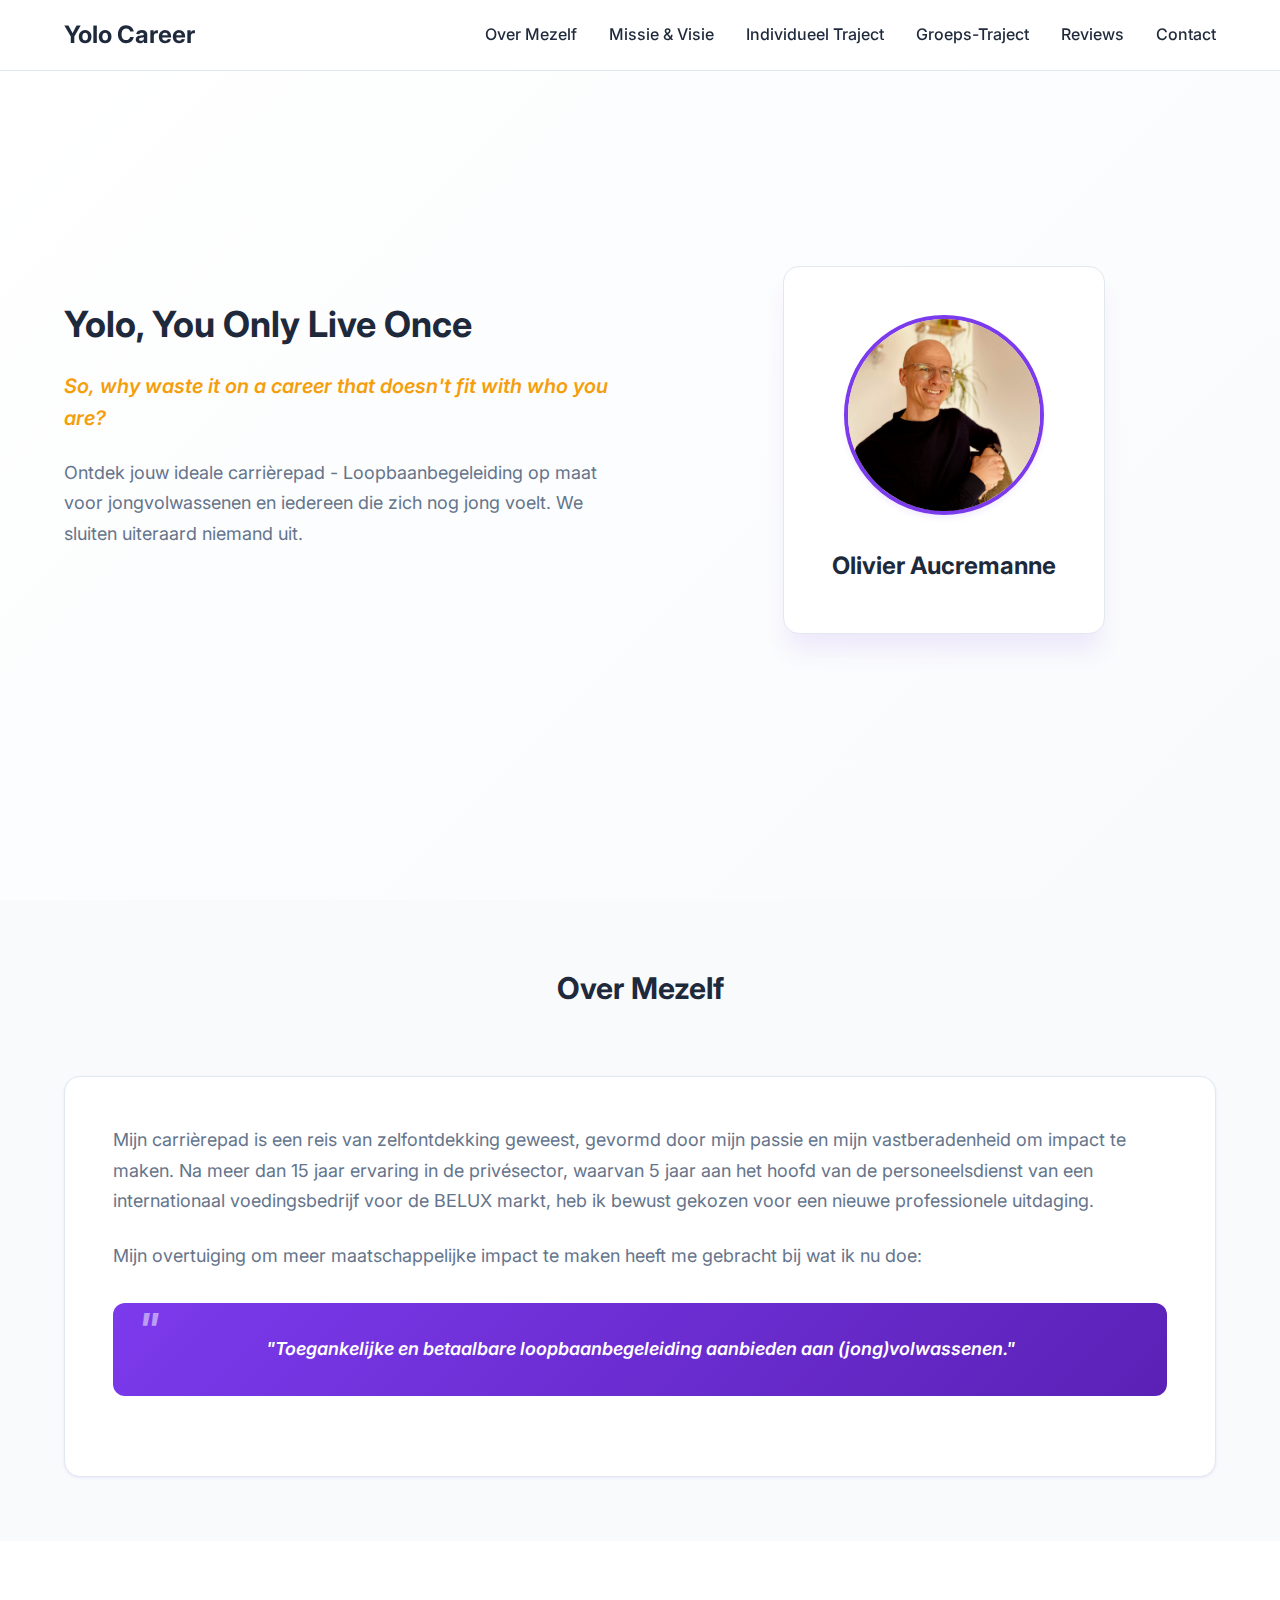
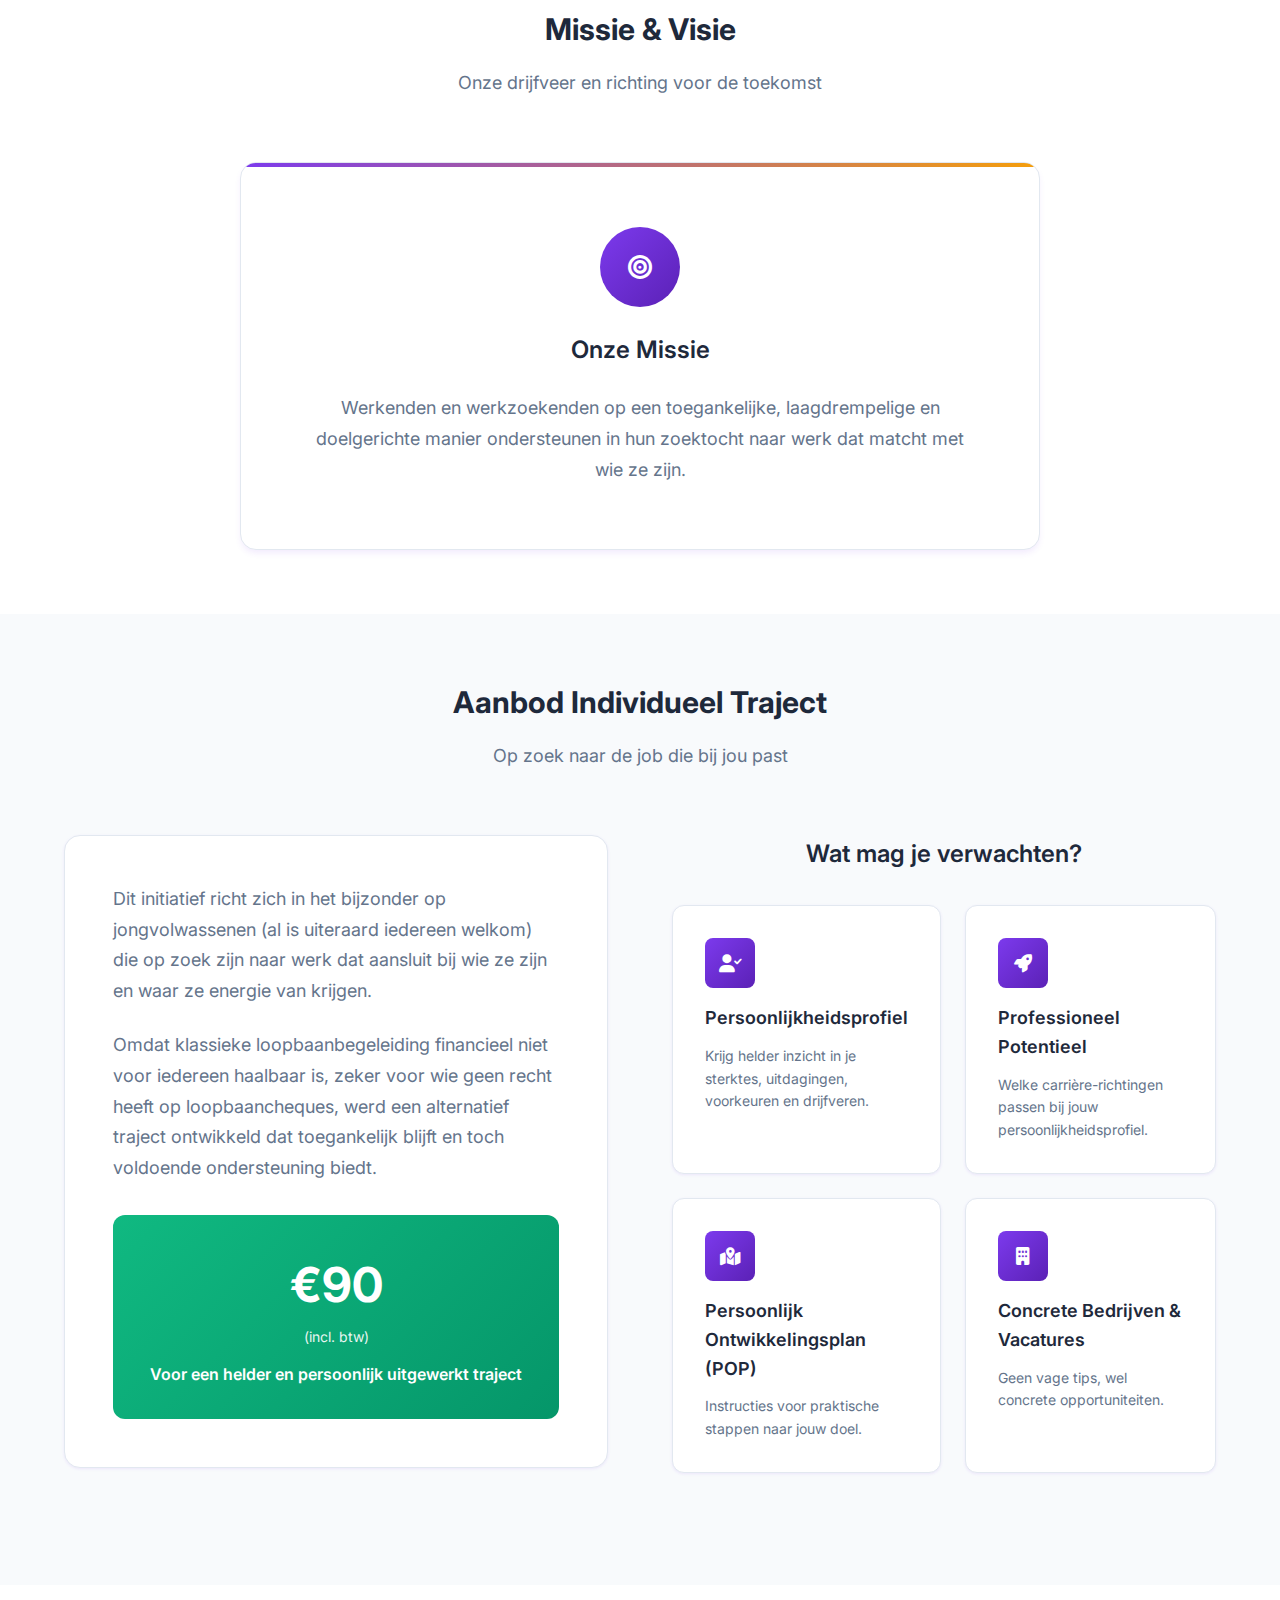
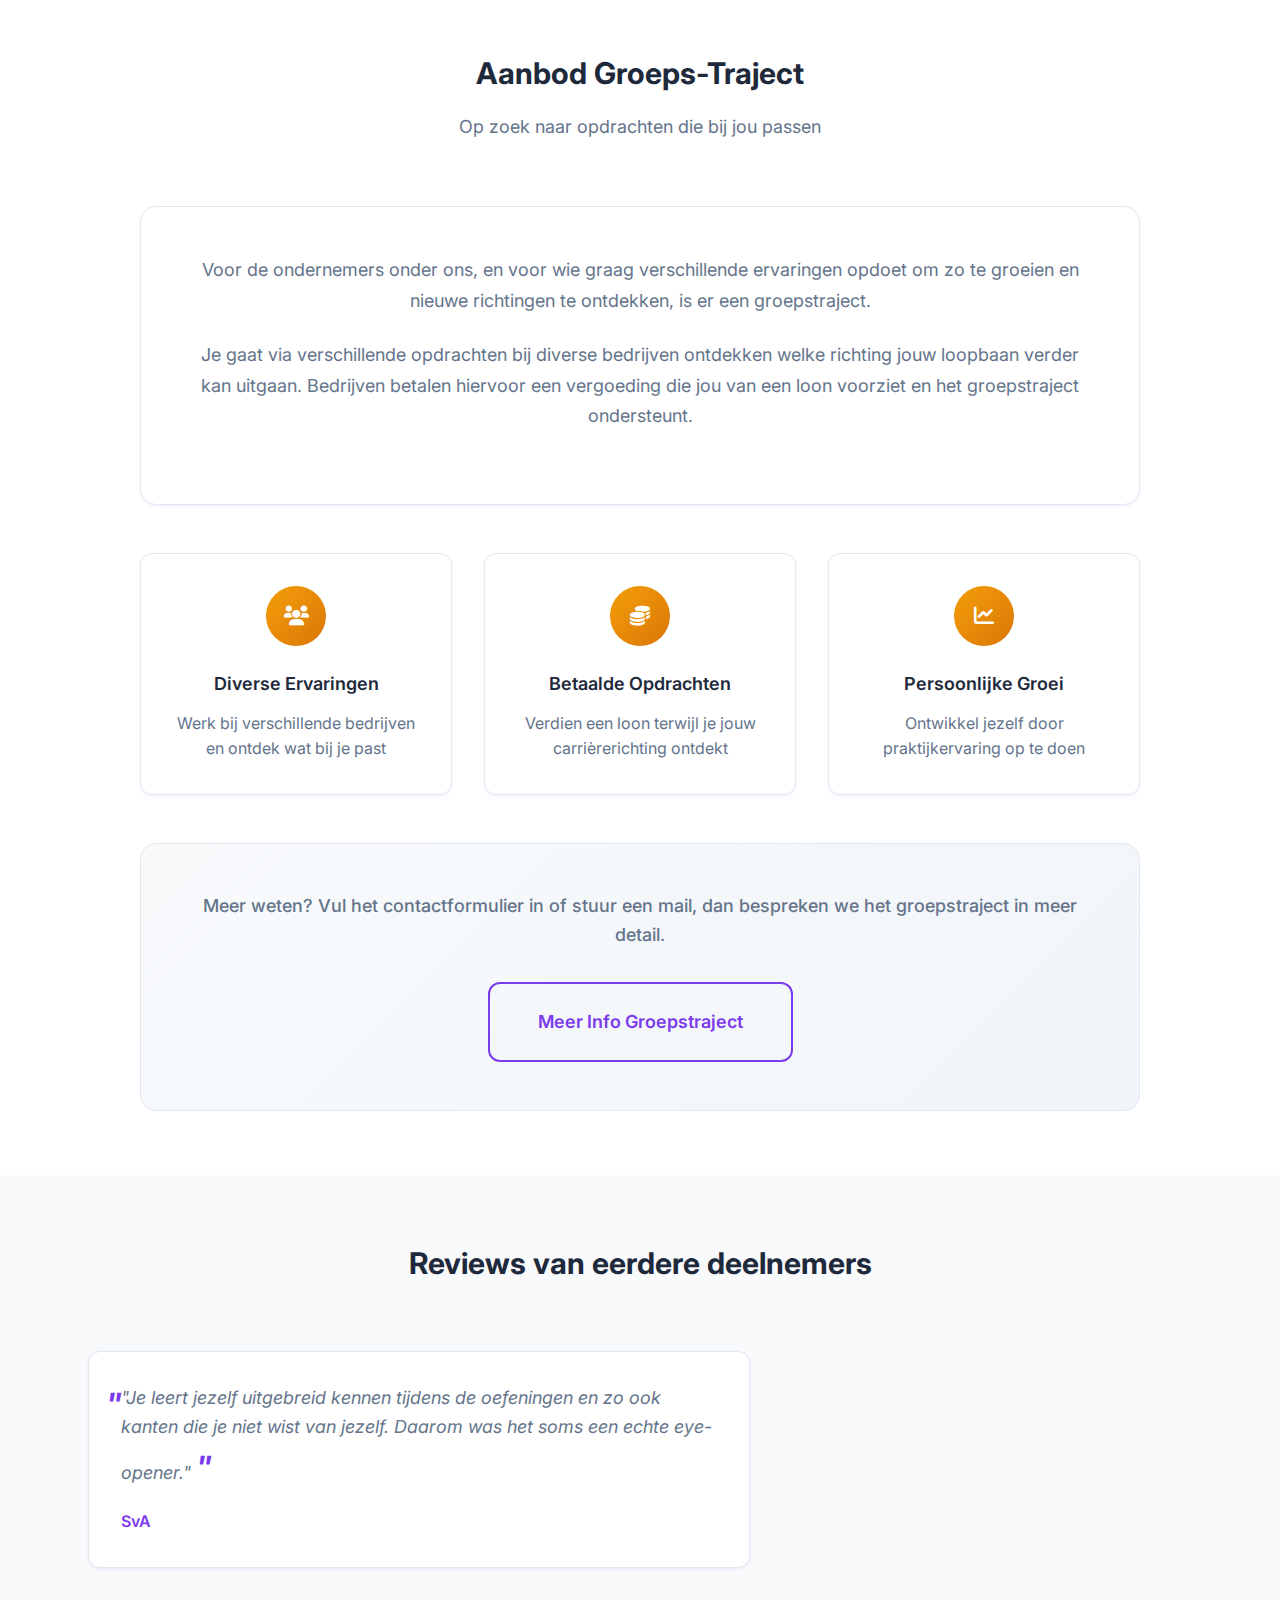
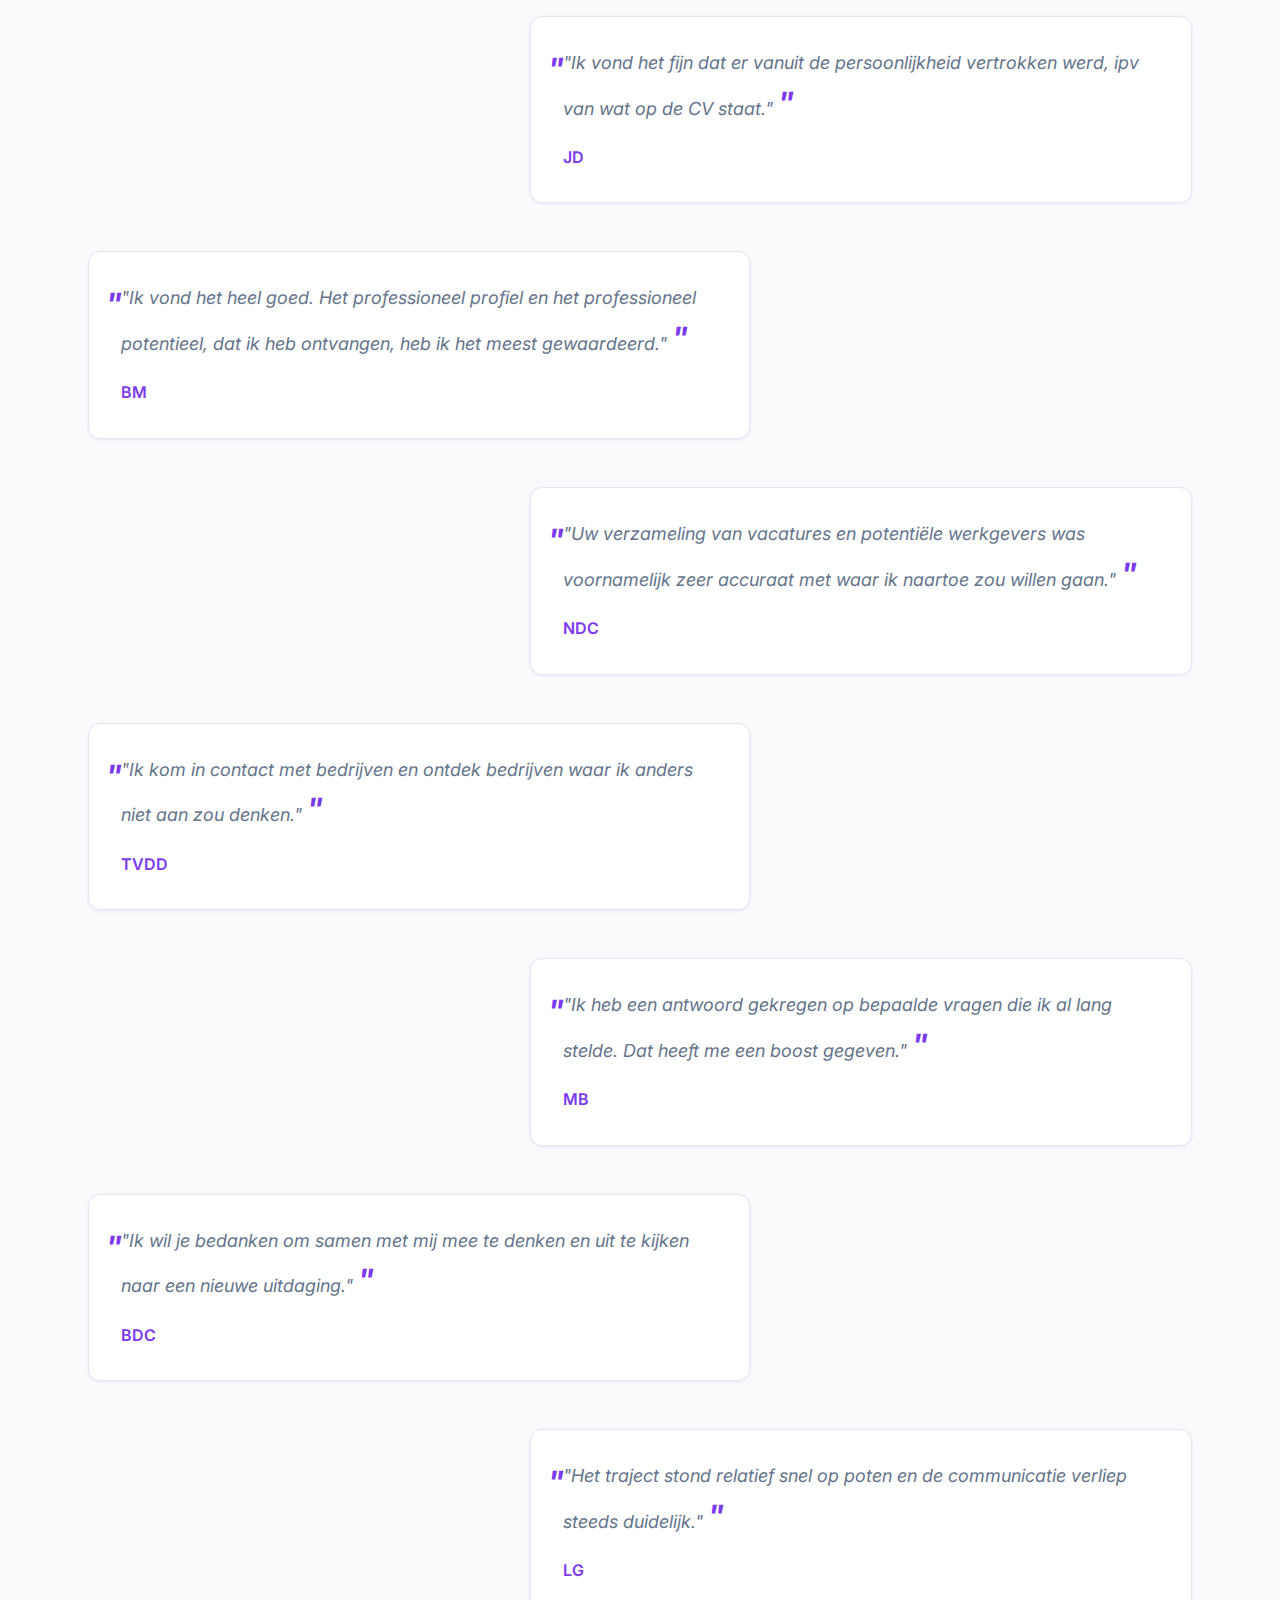
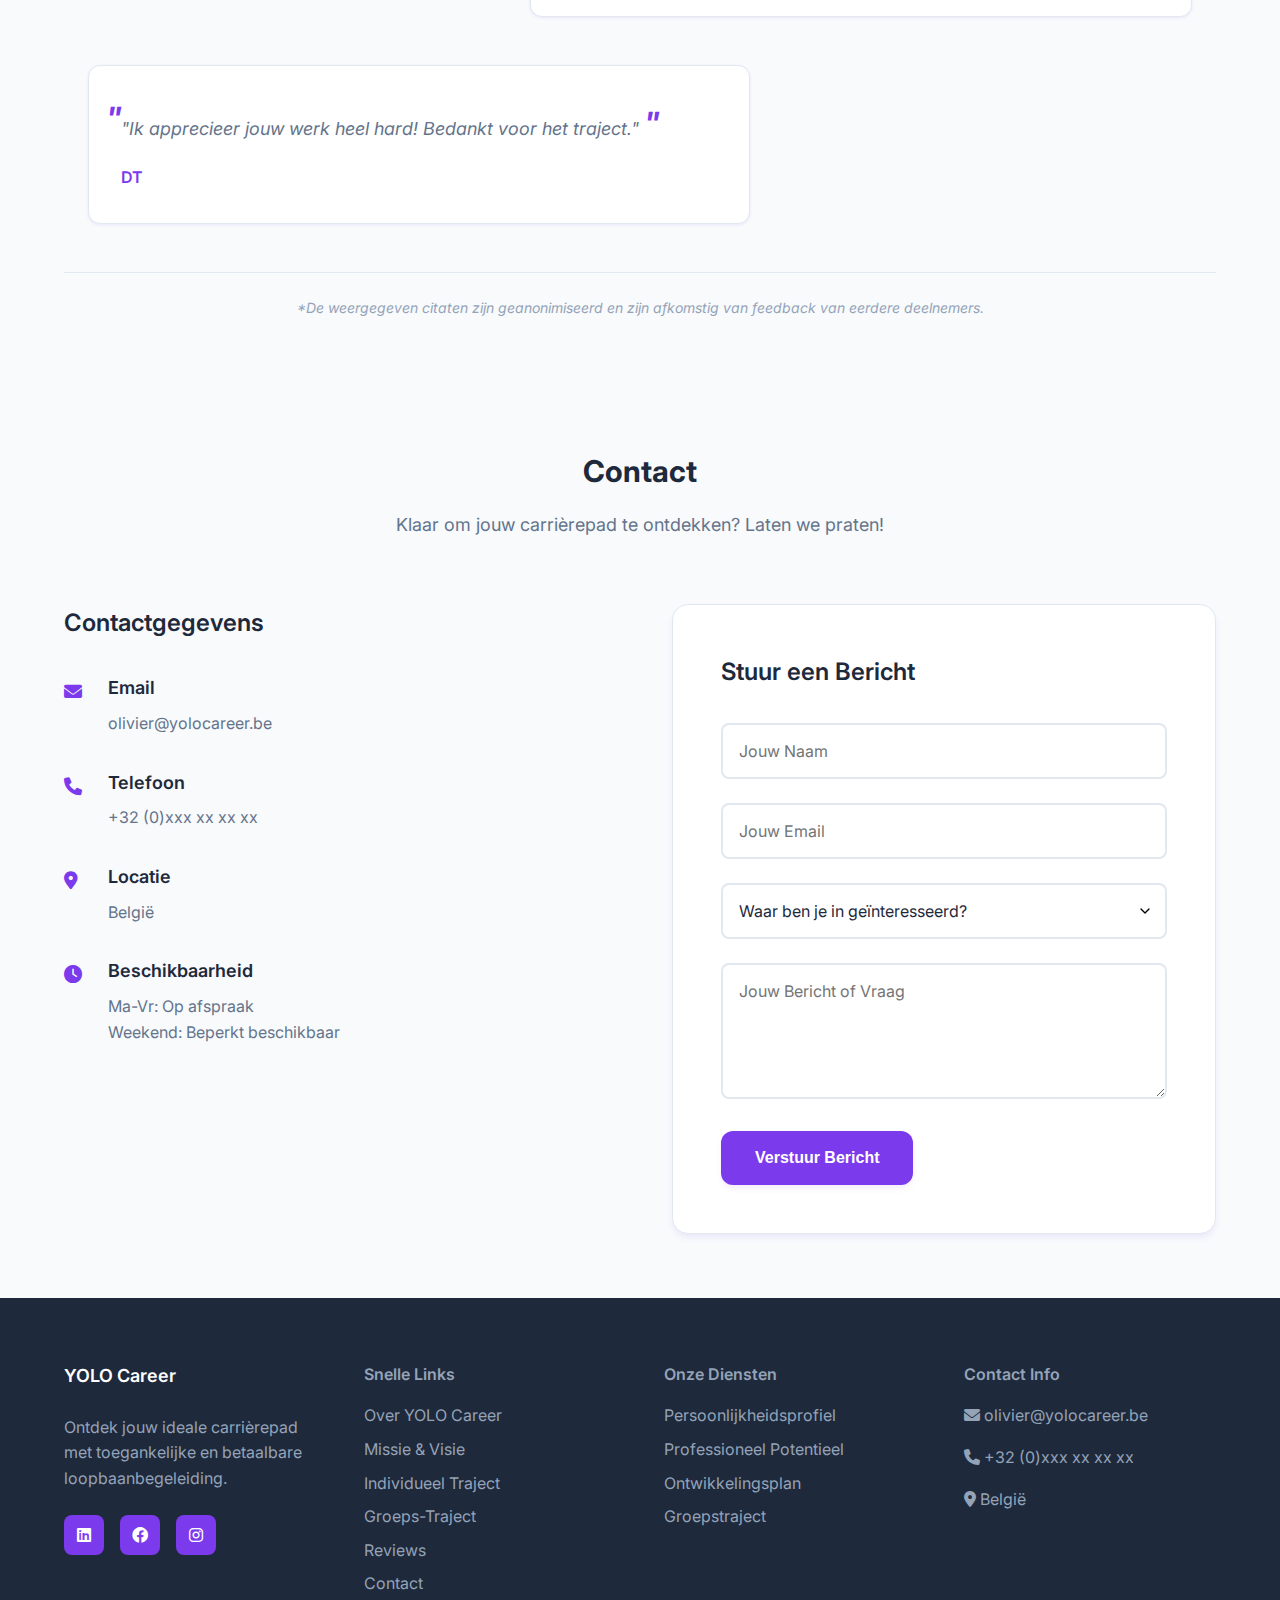
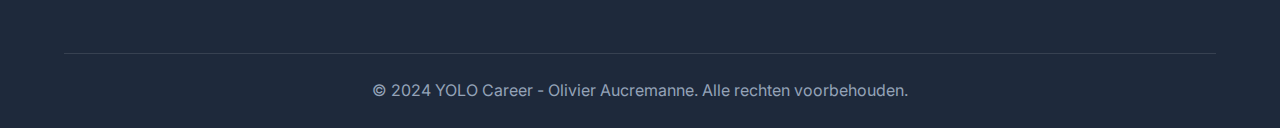
<file: index.html>
<!DOCTYPE html>

<html lang="nl">
<head>
<meta charset="utf-8"/>
<meta content="width=device-width, initial-scale=1.0" name="viewport"/>
<title>YOLO Career - Loopbaanbegeleiding op Maat</title>
<meta content="Ontdek jouw ideale carrièrepad met YOLO Career. Toegankelijke loopbaanbegeleiding voor jongvolwassenen en iedereen die zich nog jong voelt." name="description"/>
<link href="css/style.css" rel="stylesheet"/>
<link href="https://fonts.googleapis.com/css2?family=Inter:wght@300;400;500;600;700&amp;display=swap" rel="stylesheet"/>
<link href="https://cdnjs.cloudflare.com/ajax/libs/font-awesome/6.0.0/css/all.min.css" rel="stylesheet"/>
</head>
<body>
<!-- Navigation -->
<nav class="navbar">
<div class="nav-container">
<div class="nav-logo">
<h2>Yolo Career</h2>
</div>
<ul class="nav-menu">
<li class="nav-item">
<a class="nav-link" href="#over-yolo">Over Mezelf</a>
</li>
<li class="nav-item">
<a class="nav-link" href="#missie-visie">Missie &amp; Visie</a>
</li>
<li class="nav-item">
<a class="nav-link" href="#individueel">Individueel Traject</a>
</li>
<li class="nav-item">
<a class="nav-link" href="#groep">Groeps-Traject</a>
</li>
<li class="nav-item">
<a class="nav-link" href="#reviews">Reviews</a>
</li>
<li class="nav-item">
<a class="nav-link" href="#contact">Contact</a>
</li>
</ul>
<div class="nav-toggle" id="mobile-menu">
<span class="bar"></span>
<span class="bar"></span>
<span class="bar"></span>
</div>
</div>
</nav>
<!-- Hero Section -->
<section class="hero" id="home">
<div class="hero-container">
<div class="hero-content">
<h1 class="hero-title">Yolo, You Only Live Once</h1>
<p class="hero-slogan">
                    So, why waste it on a career that doesn't fit with who you are?
                </p>
<p class="hero-description">
                    Ontdek jouw ideale carrièrepad - Loopbaanbegeleiding op maat voor jongvolwassenen 
                    en iedereen die zich nog jong voelt. We sluiten uiteraard niemand uit.
                </p>
<!-- Hero buttons verwijderd volgens instructie 1 -->
</div>
<div class="hero-visual">
<div class="hero-profile">
<div class="hero-profile-image">
<img alt="Olivier Aucremanne" class="profile-photo" src="images/olivier-profile.jpg?expires=1774793214&amp;signature=03eb10aceb5506695f55ee8d9eb6e1aa808cbcf2d81c62a9358c8aed192abf77"/>
</div>
<h3 class="hero-profile-name">Olivier Aucremanne</h3>
</div>
</div>
</div>
</section>
<!-- Over YOLO Career Section -->
<section class="about-yolo" id="over-yolo">
<div class="container">
<div class="section-header">
<h2>Over Mezelf</h2>
</div>
<div class="about-story-full">
<div class="story-section">
<p>
                            Mijn carrièrepad is een reis van zelfontdekking geweest, gevormd door mijn passie 
                            en mijn vastberadenheid om impact te maken. Na meer dan 15 jaar ervaring in de 
                            privésector, waarvan 5 jaar aan het hoofd van de personeelsdienst van een 
                            internationaal voedingsbedrijf voor de BELUX markt, heb ik bewust gekozen voor 
                            een nieuwe professionele uitdaging.
                        </p>
<p>
                            Mijn overtuiging om meer maatschappelijke impact te maken heeft me gebracht bij 
                            wat ik nu doe:
                        </p>
<blockquote class="mission-quote">
                            "Toegankelijke en betaalbare loopbaanbegeleiding aanbieden aan (jong)volwassenen."
                        </blockquote>
</div>
</div>
</div>
</section>
<!-- Missie & Visie Section -->
<section class="mission-vision" id="missie-visie">
<div class="container">
<div class="section-header">
<h2>Missie &amp; Visie</h2>
<p>Onze drijfveer en richting voor de toekomst</p>
</div>
<div class="mission-content">
<div class="mission-card">
<div class="mission-icon">
<i class="fas fa-bullseye"></i>
</div>
<h3>Onze Missie</h3>
<p>
                        Werkenden en werkzoekenden op een toegankelijke, laagdrempelige en doelgerichte 
                        manier ondersteunen in hun zoektocht naar werk dat matcht met wie ze zijn.
                    </p>
</div>
</div>
</div>
</section>
<!-- Individueel Traject Section -->
<section class="individual-track" id="individueel">
<div class="container">
<div class="section-header">
<h2>Aanbod Individueel Traject</h2>
<p>Op zoek naar de job die bij jou past</p>
</div>
<div class="track-content">
<div class="track-intro">
<p class="track-description">
                        Dit initiatief richt zich in het bijzonder op jongvolwassenen (al is uiteraard 
                        iedereen welkom) die op zoek zijn naar werk dat aansluit bij wie ze zijn en waar 
                        ze energie van krijgen.
                    </p>
<p class="track-description">
                        Omdat klassieke loopbaanbegeleiding financieel niet voor iedereen haalbaar is, 
                        zeker voor wie geen recht heeft op loopbaancheques, werd een alternatief traject 
                        ontwikkeld dat toegankelijk blijft en toch voldoende ondersteuning biedt.
                    </p>
<div class="price-highlight">
<span class="price">€90</span>
<span class="price-note">(incl. btw)</span>
<p>Voor een helder en persoonlijk uitgewerkt traject</p>
</div>
</div>
<div class="track-features">
<h3>Wat mag je verwachten?</h3>
<div class="features-grid">
<div class="feature-item">
<div class="feature-icon">
<i class="fas fa-user-check"></i>
</div>
<h4>Persoonlijkheidsprofiel</h4>
<p>Krijg helder inzicht in je sterktes, uitdagingen, voorkeuren en drijfveren.</p>
</div>
<div class="feature-item">
<div class="feature-icon">
<i class="fas fa-rocket"></i>
</div>
<h4>Professioneel Potentieel</h4>
<p>Welke carrière-richtingen passen bij jouw persoonlijkheidsprofiel.</p>
</div>
<div class="feature-item">
<div class="feature-icon">
<i class="fas fa-map-marked-alt"></i>
</div>
<h4>Persoonlijk Ontwikkelingsplan (POP)</h4>
<p>Instructies voor praktische stappen naar jouw doel.</p>
</div>
<div class="feature-item">
<div class="feature-icon">
<i class="fas fa-building"></i>
</div>
<h4>Concrete Bedrijven &amp; Vacatures</h4>
<p>Geen vage tips, wel concrete opportuniteiten.</p>
</div>
</div>
<!-- Track CTA verwijderd volgens instructie 4 -->
</div>
</div>
</div>
</section>
<!-- Groeps-Traject Section -->
<section class="group-track" id="groep">
<div class="container">
<div class="section-header">
<h2>Aanbod Groeps-Traject</h2>
<p>Op zoek naar opdrachten die bij jou passen</p>
</div>
<div class="group-content">
<div class="group-intro">
<p class="group-description">
                        Voor de ondernemers onder ons, en voor wie graag verschillende ervaringen opdoet 
                        om zo te groeien en nieuwe richtingen te ontdekken, is er een groepstraject.
                    </p>
<p class="group-description">
                        Je gaat via verschillende opdrachten bij diverse bedrijven ontdekken welke richting 
                        jouw loopbaan verder kan uitgaan. Bedrijven betalen hiervoor een vergoeding die jou 
                        van een loon voorziet en het groepstraject ondersteunt.
                    </p>
</div>
<div class="group-benefits">
<div class="benefit-item">
<div class="benefit-icon">
<i class="fas fa-users"></i>
</div>
<h4>Diverse Ervaringen</h4>
<p>Werk bij verschillende bedrijven en ontdek wat bij je past</p>
</div>
<div class="benefit-item">
<div class="benefit-icon">
<i class="fas fa-coins"></i>
</div>
<h4>Betaalde Opdrachten</h4>
<p>Verdien een loon terwijl je jouw carrièrerichting ontdekt</p>
</div>
<div class="benefit-item">
<div class="benefit-icon">
<i class="fas fa-chart-line"></i>
</div>
<h4>Persoonlijke Groei</h4>
<p>Ontwikkel jezelf door praktijkervaring op te doen</p>
</div>
</div>
<div class="group-cta">
<p class="cta-text">Meer weten? Vul het contactformulier in of stuur een mail, dan bespreken we het groepstraject in meer detail.</p>
<a class="btn btn-secondary btn-large" href="#contact">Meer Info Groepstraject</a>
</div>
</div>
</div>
</section>
<!-- Reviews Section -->
<section class="reviews" id="reviews">
<div class="container">
<div class="section-header">
<h2>Reviews van eerdere deelnemers</h2>
</div>
<div class="reviews-container">
<div class="review-item review-left">
<blockquote class="review-quote">
"Je leert jezelf uitgebreid kennen tijdens de oefeningen en zo ook kanten die je niet wist van jezelf. Daarom was het soms een echte eye-opener."
</blockquote>
<cite class="review-author">SvA</cite>
</div>
<div class="review-item review-right">
<blockquote class="review-quote">
"Ik vond het fijn dat er vanuit de persoonlijkheid vertrokken werd, ipv van wat op de CV staat."
</blockquote>
<cite class="review-author">JD</cite>
</div>
<div class="review-item review-left">
<blockquote class="review-quote">
"Ik vond het heel goed. Het professioneel profiel en het professioneel potentieel, dat ik heb ontvangen, heb ik het meest gewaardeerd."
</blockquote>
<cite class="review-author">BM</cite>
</div>
<div class="review-item review-right">
<blockquote class="review-quote">
"Uw verzameling van vacatures en potentiële werkgevers was voornamelijk zeer accuraat met waar ik naartoe zou willen gaan."
</blockquote>
<cite class="review-author">NDC</cite>
</div>
<div class="review-item review-left">
<blockquote class="review-quote">
"Ik kom in contact met bedrijven en ontdek bedrijven waar ik anders niet aan zou denken."
</blockquote>
<cite class="review-author">TVDD</cite>
</div>
<div class="review-item review-right">
<blockquote class="review-quote">
"Ik heb een antwoord gekregen op bepaalde vragen die ik al lang stelde. Dat heeft me een boost gegeven."
</blockquote>
<cite class="review-author">MB</cite>
</div>
<div class="review-item review-left">
<blockquote class="review-quote">
"Ik wil je bedanken om samen met mij mee te denken en uit te kijken naar een nieuwe uitdaging."
</blockquote>
<cite class="review-author">BDC</cite>
</div>
<div class="review-item review-right">
<blockquote class="review-quote">
"Het traject stond relatief snel op poten en de communicatie verliep steeds duidelijk."
</blockquote>
<cite class="review-author">LG</cite>
</div>
<div class="review-item review-left">
<blockquote class="review-quote">
"Ik apprecieer jouw werk heel hard! Bedankt voor het traject."
</blockquote>
<cite class="review-author">DT</cite>
</div>
</div>
<div class="reviews-disclaimer">
<p><em>*De weergegeven citaten zijn geanonimiseerd en zijn afkomstig van feedback van eerdere deelnemers.</em></p>
</div>
</div>
</section>
<!-- Contact Section -->
<section class="contact" id="contact">
<div class="container">
<div class="section-header">
<h2>Contact</h2>
<p>Klaar om jouw carrièrepad te ontdekken? Laten we praten!</p>
</div>
<div class="contact-content">
<div class="contact-info">
<h3>Contactgegevens</h3>
<div class="contact-item">
<i class="fas fa-envelope"></i>
<div>
<h4>Email</h4>
<p>olivier@yolocareer.be</p>
</div>
</div>
<div class="contact-item">
<i class="fas fa-phone"></i>
<div>
<h4>Telefoon</h4>
<p>+32 (0)xxx xx xx xx</p>
</div>
</div>
<div class="contact-item">
<i class="fas fa-map-marker-alt"></i>
<div>
<h4>Locatie</h4>
<p>België</p>
</div>
</div>
<div class="contact-item">
<i class="fas fa-clock"></i>
<div>
<h4>Beschikbaarheid</h4>
<p>Ma-Vr: Op afspraak<br/>Weekend: Beperkt beschikbaar</p>
</div>
</div>
</div>
<div class="contact-form">
<h3>Stuur een Bericht</h3>
<form id="contactForm">
<div class="form-group">
<input id="name" name="name" placeholder="Jouw Naam" required="" type="text"/>
</div>
<div class="form-group">
<input id="email" name="email" placeholder="Jouw Email" required="" type="email"/>
</div>
<div class="form-group">
<select id="interest" name="interest" required="">
<option value="">Waar ben je in geïnteresseerd?</option>
<option value="individueel">Individueel Traject (€90)</option>
<option value="groep">Groeps-Traject</option>
<option value="info">Algemene Informatie</option>
<option value="anders">Iets Anders</option>
</select>
</div>
<div class="form-group">
<textarea id="message" name="message" placeholder="Jouw Bericht of Vraag" required="" rows="5"></textarea>
</div>
<button class="btn btn-primary" type="submit">Verstuur Bericht</button>
</form>
</div>
</div>
</div>
</section>
<!-- Footer -->
<footer class="footer">
<div class="container">
<div class="footer-content">
<div class="footer-section">
<h3>YOLO Career</h3>
<p>Ontdek jouw ideale carrièrepad met toegankelijke en betaalbare loopbaanbegeleiding.</p>
<div class="social-links">
<a class="social-link" href="#"><i class="fab fa-linkedin"></i></a>
<a class="social-link" href="#"><i class="fab fa-facebook"></i></a>
<a class="social-link" href="#"><i class="fab fa-instagram"></i></a>
</div>
</div>
<div class="footer-section">
<h4>Snelle Links</h4>
<ul>
<li><a href="#over-yolo">Over YOLO Career</a></li>
<li><a href="#missie-visie">Missie &amp; Visie</a></li>
<li><a href="#individueel">Individueel Traject</a></li>
<li><a href="#groep">Groeps-Traject</a></li>
<li><a href="#reviews">Reviews</a></li>
<li><a href="#contact">Contact</a></li>
</ul>
</div>
<div class="footer-section">
<h4>Onze Diensten</h4>
<ul>
<li><a href="#individueel">Persoonlijkheidsprofiel</a></li>
<li><a href="#individueel">Professioneel Potentieel</a></li>
<li><a href="#individueel">Ontwikkelingsplan</a></li>
<li><a href="#groep">Groepstraject</a></li>
</ul>
</div>
<div class="footer-section">
<h4>Contact Info</h4>
<p><i class="fas fa-envelope"></i> olivier@yolocareer.be</p>
<p><i class="fas fa-phone"></i> +32 (0)xxx xx xx xx</p>
<p><i class="fas fa-map-marker-alt"></i> België</p>
</div>
</div>
<div class="footer-bottom">
<p>© 2024 YOLO Career - Olivier Aucremanne. Alle rechten voorbehouden.</p>
</div>
</div>
</footer>
<script src="js/script.js"></script>
</body>
</html>
</file>
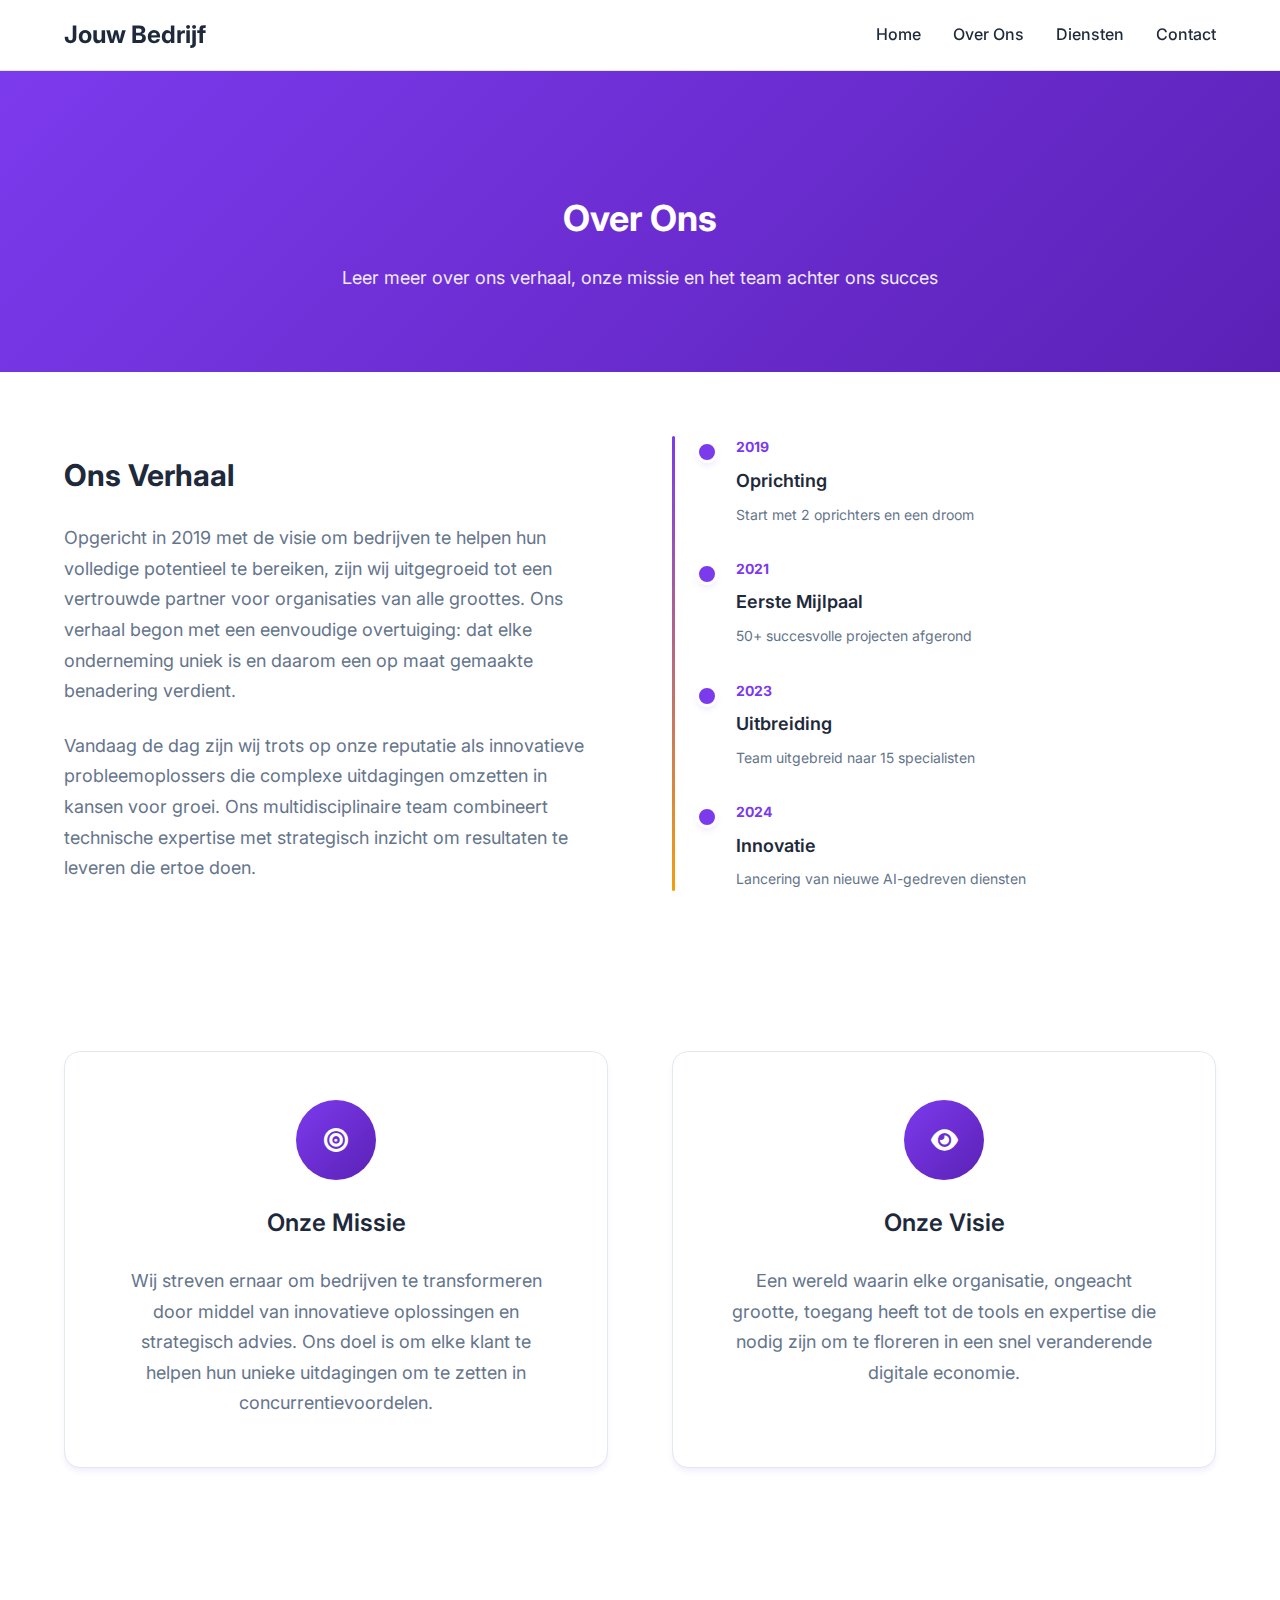
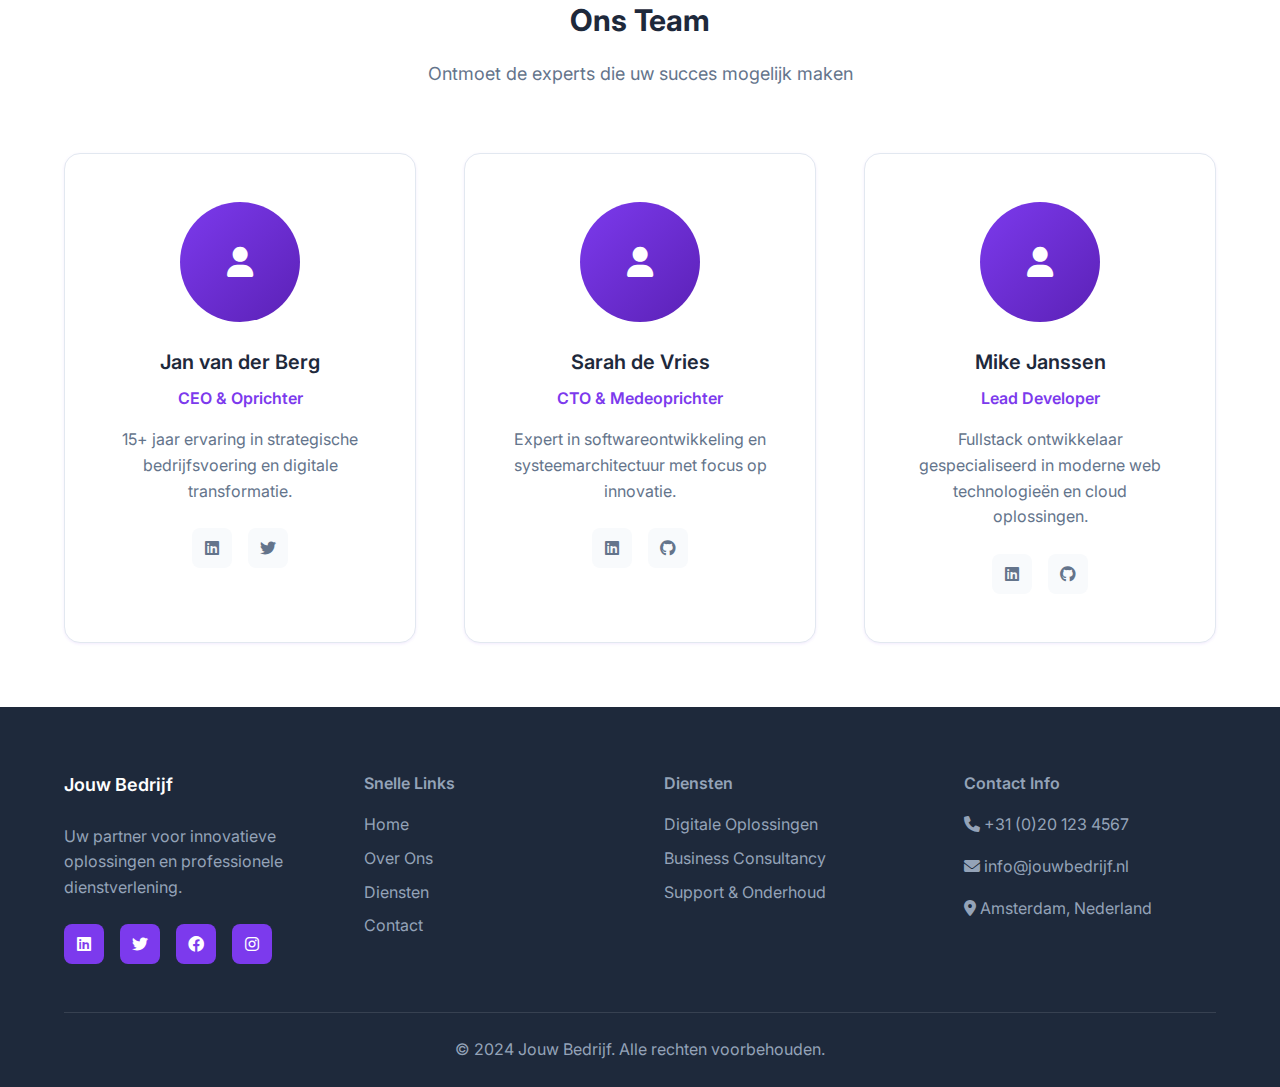
<file: pages/about.html>
<!DOCTYPE html>

<html lang="nl">
<head>
<meta charset="utf-8"/>
<meta content="width=device-width, initial-scale=1.0" name="viewport"/>
<title>Over Ons - Jouw Bedrijf</title>
<link href="../css/style.css" rel="stylesheet"/>
<link href="https://fonts.googleapis.com/css2?family=Inter:wght@300;400;500;600;700&amp;display=swap" rel="stylesheet"/>
<link href="https://cdnjs.cloudflare.com/ajax/libs/font-awesome/6.0.0/css/all.min.css" rel="stylesheet"/>
</head>
<body>
<!-- Navigation -->
<nav class="navbar">
<div class="nav-container">
<div class="nav-logo">
<h2><a href="../index.html" style="text-decoration: none; color: inherit;">Jouw Bedrijf</a></h2>
</div>
<ul class="nav-menu">
<li class="nav-item">
<a class="nav-link" href="../index.html">Home</a>
</li>
<li class="nav-item">
<a class="nav-link active" href="about.html">Over Ons</a>
</li>
<li class="nav-item">
<a class="nav-link" href="services.html">Diensten</a>
</li>
<li class="nav-item">
<a class="nav-link" href="contact.html">Contact</a>
</li>
</ul>
<div class="nav-toggle" id="mobile-menu">
<span class="bar"></span>
<span class="bar"></span>
<span class="bar"></span>
</div>
</div>
</nav>
<!-- Page Header -->
<section class="page-header">
<div class="container">
<h1>Over Ons</h1>
<p>Leer meer over ons verhaal, onze missie en het team achter ons succes</p>
</div>
</section>
<!-- Company Story -->
<section class="company-story">
<div class="container">
<div class="story-content">
<div class="story-text">
<h2>Ons Verhaal</h2>
<p>
                        Opgericht in 2019 met de visie om bedrijven te helpen hun volledige potentieel te bereiken, 
                        zijn wij uitgegroeid tot een vertrouwde partner voor organisaties van alle groottes. 
                        Ons verhaal begon met een eenvoudige overtuiging: dat elke onderneming uniek is en 
                        daarom een op maat gemaakte benadering verdient.
                    </p>
<p>
                        Vandaag de dag zijn wij trots op onze reputatie als innovatieve probleemoplossers die 
                        complexe uitdagingen omzetten in kansen voor groei. Ons multidisciplinaire team 
                        combineert technische expertise met strategisch inzicht om resultaten te leveren 
                        die ertoe doen.
                    </p>
</div>
<div class="story-visual">
<div class="timeline">
<div class="timeline-item">
<div class="timeline-year">2019</div>
<div class="timeline-content">
<h4>Oprichting</h4>
<p>Start met 2 oprichters en een droom</p>
</div>
</div>
<div class="timeline-item">
<div class="timeline-year">2021</div>
<div class="timeline-content">
<h4>Eerste Mijlpaal</h4>
<p>50+ succesvolle projecten afgerond</p>
</div>
</div>
<div class="timeline-item">
<div class="timeline-year">2023</div>
<div class="timeline-content">
<h4>Uitbreiding</h4>
<p>Team uitgebreid naar 15 specialisten</p>
</div>
</div>
<div class="timeline-item">
<div class="timeline-year">2024</div>
<div class="timeline-content">
<h4>Innovatie</h4>
<p>Lancering van nieuwe AI-gedreven diensten</p>
</div>
</div>
</div>
</div>
</div>
</div>
</section>
<!-- Mission & Vision -->
<section class="mission-vision">
<div class="container">
<div class="mv-grid">
<div class="mv-item">
<div class="mv-icon">
<i class="fas fa-bullseye"></i>
</div>
<h3>Onze Missie</h3>
<p>
                        Wij streven ernaar om bedrijven te transformeren door middel van innovatieve oplossingen 
                        en strategisch advies. Ons doel is om elke klant te helpen hun unieke uitdagingen 
                        om te zetten in concurrentievoordelen.
                    </p>
</div>
<div class="mv-item">
<div class="mv-icon">
<i class="fas fa-eye"></i>
</div>
<h3>Onze Visie</h3>
<p>
                        Een wereld waarin elke organisatie, ongeacht grootte, toegang heeft tot de tools en 
                        expertise die nodig zijn om te floreren in een snel veranderende digitale economie.
                    </p>
</div>
</div>
</div>
</section>
<!-- Team Section -->
<section class="team">
<div class="container">
<div class="section-header">
<h2>Ons Team</h2>
<p>Ontmoet de experts die uw succes mogelijk maken</p>
</div>
<div class="team-grid">
<div class="team-member">
<div class="member-photo">
<div class="photo-placeholder">
<i class="fas fa-user"></i>
</div>
</div>
<h4>Jan van der Berg</h4>
<p class="member-role">CEO &amp; Oprichter</p>
<p class="member-bio">
                        15+ jaar ervaring in strategische bedrijfsvoering en digitale transformatie.
                    </p>
<div class="member-social">
<a href="#"><i class="fab fa-linkedin"></i></a>
<a href="#"><i class="fab fa-twitter"></i></a>
</div>
</div>
<div class="team-member">
<div class="member-photo">
<div class="photo-placeholder">
<i class="fas fa-user"></i>
</div>
</div>
<h4>Sarah de Vries</h4>
<p class="member-role">CTO &amp; Medeoprichter</p>
<p class="member-bio">
                        Expert in softwareontwikkeling en systeemarchitectuur met focus op innovatie.
                    </p>
<div class="member-social">
<a href="#"><i class="fab fa-linkedin"></i></a>
<a href="#"><i class="fab fa-github"></i></a>
</div>
</div>
<div class="team-member">
<div class="member-photo">
<div class="photo-placeholder">
<i class="fas fa-user"></i>
</div>
</div>
<h4>Mike Janssen</h4>
<p class="member-role">Lead Developer</p>
<p class="member-bio">
                        Fullstack ontwikkelaar gespecialiseerd in moderne web technologieën en cloud oplossingen.
                    </p>
<div class="member-social">
<a href="#"><i class="fab fa-linkedin"></i></a>
<a href="#"><i class="fab fa-github"></i></a>
</div>
</div>
</div>
</div>
</section>
<!-- Footer -->
<footer class="footer">
<div class="container">
<div class="footer-content">
<div class="footer-section">
<h3>Jouw Bedrijf</h3>
<p>Uw partner voor innovatieve oplossingen en professionele dienstverlening.</p>
<div class="social-links">
<a class="social-link" href="#"><i class="fab fa-linkedin"></i></a>
<a class="social-link" href="#"><i class="fab fa-twitter"></i></a>
<a class="social-link" href="#"><i class="fab fa-facebook"></i></a>
<a class="social-link" href="#"><i class="fab fa-instagram"></i></a>
</div>
</div>
<div class="footer-section">
<h4>Snelle Links</h4>
<ul>
<li><a href="../index.html">Home</a></li>
<li><a href="about.html">Over Ons</a></li>
<li><a href="services.html">Diensten</a></li>
<li><a href="contact.html">Contact</a></li>
</ul>
</div>
<div class="footer-section">
<h4>Diensten</h4>
<ul>
<li><a href="services.html">Digitale Oplossingen</a></li>
<li><a href="services.html">Business Consultancy</a></li>
<li><a href="services.html">Support &amp; Onderhoud</a></li>
</ul>
</div>
<div class="footer-section">
<h4>Contact Info</h4>
<p><i class="fas fa-phone"></i> +31 (0)20 123 4567</p>
<p><i class="fas fa-envelope"></i> info@jouwbedrijf.nl</p>
<p><i class="fas fa-map-marker-alt"></i> Amsterdam, Nederland</p>
</div>
</div>
<div class="footer-bottom">
<p>© 2024 Jouw Bedrijf. Alle rechten voorbehouden.</p>
</div>
</div>
</footer>
<script src="../js/script.js"></script>
</body>
</html>
</file>
<file: css/style.css>
/* Modern Business Website CSS - 2024 Trends */

/* CSS Variables for YOLO Career Theme */
:root {
    /* YOLO Career Brand Colors */
    --primary-color: #7c3aed;        /* Purple - represents creativity and transformation */
    --primary-dark: #5b21b6;        /* Darker purple */
    --secondary-color: #64748b;      /* Neutral gray */
    --accent-color: #f59e0b;         /* Warm orange - represents energy and optimism */
    --success-color: #10b981;        /* Green for positive actions */
    --text-primary: #1e293b;         /* Dark text */
    --text-secondary: #64748b;       /* Medium gray text */
    --text-light: #94a3b8;           /* Light gray text */
    --bg-primary: #ffffff;           /* White background */
    --bg-secondary: #f8fafc;         /* Very light gray */
    --bg-tertiary: #f1f5f9;          /* Light gray */
    --border-color: #e2e8f0;         /* Border color */
    --shadow-light: 0 1px 3px 0 rgba(124, 58, 237, 0.1);
    --shadow-medium: 0 4px 6px -1px rgba(124, 58, 237, 0.1);
    --shadow-large: 0 20px 25px -5px rgba(124, 58, 237, 0.1);
    
    /* Typography */
    --font-family: 'Inter', -apple-system, BlinkMacSystemFont, sans-serif;
    --font-size-xs: 0.75rem;
    --font-size-sm: 0.875rem;
    --font-size-base: 1rem;
    --font-size-lg: 1.125rem;
    --font-size-xl: 1.25rem;
    --font-size-2xl: 1.5rem;
    --font-size-3xl: 1.875rem;
    --font-size-4xl: 2.25rem;
    
    /* Spacing */
    --spacing-xs: 0.5rem;
    --spacing-sm: 0.75rem;
    --spacing-md: 1rem;
    --spacing-lg: 1.5rem;
    --spacing-xl: 2rem;
    --spacing-2xl: 3rem;
    --spacing-3xl: 4rem;
    
    /* Border Radius */
    --radius-sm: 0.375rem;
    --radius-md: 0.5rem;
    --radius-lg: 0.75rem;
    --radius-xl: 1rem;
    
    /* Transitions */
    --transition-fast: 0.15s ease-in-out;
    --transition-normal: 0.3s ease-in-out;
    --transition-slow: 0.5s ease-in-out;
}

/* Dark Theme Support */
@media (prefers-color-scheme: dark) {
    :root {
        --primary-color: #3b82f6;
        --primary-dark: #2563eb;
        --text-primary: #f8fafc;
        --text-secondary: #cbd5e1;
        --text-light: #94a3b8;
        --bg-primary: #0f172a;
        --bg-secondary: #1e293b;
        --bg-tertiary: #334155;
        --border-color: #475569;
    }
}

/* Fix heading contrast in Dark Mode (safe override) */
@media (prefers-color-scheme: dark) {
    h2,
    h3,
    h4 {
        color: #94a3b8;
    }
}

/* Reset and Base Styles */
* {
    margin: 0;
    padding: 0;
    box-sizing: border-box;
}

html {
    scroll-behavior: smooth;
}

body {
    font-family: var(--font-family);
    line-height: 1.6;
    color: var(--text-primary);
    background-color: var(--bg-primary);
    overflow-x: hidden;
}

.container {
    max-width: 1200px;
    margin: 0 auto;
    padding: 0 var(--spacing-lg);
}

/* Navigation Styles */
.navbar {
    position: fixed;
    top: 0;
    width: 100%;
    background: rgba(255, 255, 255, 0.95);
    backdrop-filter: blur(10px);
    border-bottom: 1px solid var(--border-color);
    z-index: 1000;
    transition: var(--transition-normal);
}

.nav-container {
    max-width: 1200px;
    margin: 0 auto;
    padding: 0 var(--spacing-lg);
    display: flex;
    justify-content: space-between;
    align-items: center;
    height: 70px;
}

.logo-image {
    height: 50px;
    width: auto;
    max-width: 600px;
}

.nav-menu {
    display: flex;
    list-style: none;
    gap: var(--spacing-xl);
}

.nav-link {
    text-decoration: none;
    color: var(--text-primary);
    font-weight: 500;
    transition: var(--transition-fast);
    position: relative;
}

.nav-link:hover {
    color: var(--primary-color);
}

.nav-link::after {
    content: '';
    position: absolute;
    bottom: -5px;
    left: 0;
    width: 0;
    height: 2px;
    background: var(--primary-color);
    transition: var(--transition-normal);
}

.nav-link:hover::after {
    width: 100%;
}

.nav-toggle {
    display: none;
    flex-direction: column;
    cursor: pointer;
}

.bar {
    width: 25px;
    height: 3px;
    background: var(--text-primary);
    margin: 3px 0;
    transition: var(--transition-fast);
}

/* Hero Section */
.hero {
    min-height: 100vh;
    display: flex;
    align-items: center;
    background: linear-gradient(135deg, var(--bg-primary) 0%, var(--bg-secondary) 100%);
    position: relative;
    overflow: hidden;
}

.hero-container {
    max-width: 1200px;
    margin: 0 auto;
    padding: 0 var(--spacing-lg);
    display: grid;
    grid-template-columns: 1fr 1fr;
    gap: var(--spacing-3xl);
    align-items: center;
}

.hero-content {
    z-index: 2;
}

.hero-title {
    font-size: var(--font-size-4xl);
    font-weight: 700;
    line-height: 1.2;
    margin-bottom: var(--spacing-lg);
    color: var(--text-primary);
}

.highlight {
    color: var(--primary-color);
    position: relative;
}

.highlight::after {
    content: '';
    position: absolute;
    bottom: 0;
    left: 0;
    width: 100%;
    height: 3px;
    background: linear-gradient(90deg, var(--primary-color), var(--accent-color));
    border-radius: 2px;
}

.hero-description {
    font-size: var(--font-size-lg);
    color: var(--text-secondary);
    margin-bottom: var(--spacing-2xl);
    line-height: 1.7;
}

.hero-buttons {
    display: flex;
    gap: var(--spacing-lg);
    flex-wrap: wrap;
}

.btn {
    display: inline-flex;
    align-items: center;
    padding: var(--spacing-md) var(--spacing-xl);
    border-radius: var(--radius-lg);
    text-decoration: none;
    font-weight: 600;
    font-size: var(--font-size-base);
    transition: var(--transition-normal);
    border: 2px solid transparent;
    cursor: pointer;
}

.btn-primary {
    background: var(--primary-color);
    color: white;
    box-shadow: var(--shadow-medium);
}

.btn-primary:hover {
    background: var(--primary-dark);
    transform: translateY(-2px);
    box-shadow: var(--shadow-large);
}

.btn-secondary {
    background: transparent;
    color: var(--primary-color);
    border-color: var(--primary-color);
}

.btn-secondary:hover {
    background: var(--primary-color);
    color: white;
    transform: translateY(-2px);
}

/* Hero Profile Section */
.hero-visual {
    position: relative;
    height: 400px;
    display: flex;
    align-items: center;
    justify-content: center;
}

.hero-profile {
    text-align: center;
    background: white;
    padding: var(--spacing-2xl);
    border-radius: var(--radius-xl);
    box-shadow: var(--shadow-large);
    border: 1px solid var(--border-color);
    transition: var(--transition-normal);
}

.hero-profile:hover {
    transform: translateY(-5px);
    box-shadow: var(--shadow-large);
}

.hero-profile-image {
    margin-bottom: var(--spacing-lg);
}

.profile-photo {
    width: 200px;
    height: 200px;
    border-radius: 50%;
    object-fit: cover;
    border: 4px solid var(--primary-color);
    box-shadow: var(--shadow-medium);
}

.hero-profile-name {
    font-size: var(--font-size-2xl);
    font-weight: 700;
    color: var(--text-primary);
    margin: 0;
}

/* Section Styles */
section {
    padding: var(--spacing-3xl) 0;
}

.section-header {
    text-align: center;
    margin-bottom: var(--spacing-3xl);
}

.section-header h2 {
    font-size: var(--font-size-3xl);
    font-weight: 700;
    color: var(--text-primary);
    margin-bottom: var(--spacing-md);
}

.section-header p {
    font-size: var(--font-size-lg);
    color: var(--text-secondary);
    max-width: 600px;
    margin: 0 auto;
}

/* About Section */
.about {
    background: var(--bg-secondary);
}

.about-content {
    display: grid;
    grid-template-columns: 1fr 1fr;
    gap: var(--spacing-3xl);
    align-items: start;
}

.about-text h3 {
    font-size: var(--font-size-2xl);
    font-weight: 600;
    color: var(--text-primary);
    margin-bottom: var(--spacing-lg);
}

.about-text p {
    color: var(--text-secondary);
    margin-bottom: var(--spacing-xl);
    line-height: 1.7;
}

.stats {
    display: grid;
    grid-template-columns: repeat(3, 1fr);
    gap: var(--spacing-lg);
}

.stat-item {
    text-align: center;
    padding: var(--spacing-lg);
    background: white;
    border-radius: var(--radius-lg);
    box-shadow: var(--shadow-light);
    border: 1px solid var(--border-color);
}

.stat-item h4 {
    font-size: var(--font-size-2xl);
    font-weight: 700;
    color: var(--primary-color);
    margin-bottom: var(--spacing-xs);
}

.stat-item p {
    color: var(--text-secondary);
    font-size: var(--font-size-sm);
}

.about-values h3 {
    font-size: var(--font-size-2xl);
    font-weight: 600;
    color: var(--text-primary);
    margin-bottom: var(--spacing-lg);
}

.values-grid {
    display: grid;
    gap: var(--spacing-lg);
}

.value-item {
    display: flex;
    align-items: flex-start;
    gap: var(--spacing-lg);
    padding: var(--spacing-lg);
    background: white;
    border-radius: var(--radius-lg);
    box-shadow: var(--shadow-light);
    border: 1px solid var(--border-color);
    transition: var(--transition-normal);
}

.value-item:hover {
    transform: translateY(-5px);
    box-shadow: var(--shadow-medium);
}

.value-item i {
    font-size: var(--font-size-xl);
    color: var(--primary-color);
    margin-top: var(--spacing-xs);
}

.value-item h4 {
    font-size: var(--font-size-lg);
    font-weight: 600;
    color: var(--text-primary);
    margin-bottom: var(--spacing-xs);
}

.value-item p {
    color: var(--text-secondary);
    font-size: var(--font-size-sm);
    line-height: 1.6;
}

/* Services Section */
.services {
    background: var(--bg-primary);
}

.services-grid {
    display: grid;
    grid-template-columns: repeat(auto-fit, minmax(350px, 1fr));
    gap: var(--spacing-xl);
}

.service-card {
    background: white;
    border-radius: var(--radius-xl);
    padding: var(--spacing-2xl);
    box-shadow: var(--shadow-light);
    border: 1px solid var(--border-color);
    transition: var(--transition-normal);
    position: relative;
    overflow: hidden;
}

.service-card::before {
    content: '';
    position: absolute;
    top: 0;
    left: 0;
    width: 100%;
    height: 4px;
    background: linear-gradient(90deg, var(--primary-color), var(--accent-color));
}

.service-card:hover {
    transform: translateY(-10px);
    box-shadow: var(--shadow-large);
}

.service-icon {
    width: 60px;
    height: 60px;
    background: linear-gradient(135deg, var(--primary-color), var(--primary-dark));
    border-radius: var(--radius-lg);
    display: flex;
    align-items: center;
    justify-content: center;
    margin-bottom: var(--spacing-lg);
}

.service-icon i {
    font-size: var(--font-size-xl);
    color: white;
}

.service-card h3 {
    font-size: var(--font-size-xl);
    font-weight: 600;
    color: var(--text-primary);
    margin-bottom: var(--spacing-md);
}

.service-card > p {
    color: var(--text-secondary);
    margin-bottom: var(--spacing-lg);
    line-height: 1.6;
}

.service-features {
    list-style: none;
    margin-bottom: var(--spacing-xl);
}

.service-features li {
    padding: var(--spacing-xs) 0;
    color: var(--text-secondary);
    position: relative;
    padding-left: var(--spacing-lg);
}

.service-features li::before {
    content: '✓';
    position: absolute;
    left: 0;
    color: var(--primary-color);
    font-weight: bold;
}

.service-cta {
    display: inline-flex;
    align-items: center;
    color: var(--primary-color);
    text-decoration: none;
    font-weight: 600;
    transition: var(--transition-fast);
}

.service-cta:hover {
    color: var(--primary-dark);
    transform: translateX(5px);
}

.service-cta::after {
    content: '→';
    margin-left: var(--spacing-xs);
    transition: var(--transition-fast);
}

/* Contact Section */
.contact {
    background: var(--bg-secondary);
}

.contact-content {
    display: grid;
    grid-template-columns: 1fr 1fr;
    gap: var(--spacing-3xl);
}

.contact-info h3 {
    font-size: var(--font-size-2xl);
    font-weight: 600;
    color: var(--text-primary);
    margin-bottom: var(--spacing-xl);
}

.contact-item {
    display: flex;
    align-items: flex-start;
    gap: var(--spacing-lg);
    margin-bottom: var(--spacing-xl);
}

.contact-item i {
    font-size: var(--font-size-lg);
    color: var(--primary-color);
    margin-top: var(--spacing-xs);
    width: 20px;
}

.contact-item h4 {
    font-size: var(--font-size-lg);
    font-weight: 600;
    color: var(--text-primary);
    margin-bottom: var(--spacing-xs);
}

.contact-item p {
    color: var(--text-secondary);
    line-height: 1.6;
}

.contact-form {
    background: white;
    padding: var(--spacing-2xl);
    border-radius: var(--radius-xl);
    box-shadow: var(--shadow-medium);
    border: 1px solid var(--border-color);
}

.contact-form h3 {
    font-size: var(--font-size-2xl);
    font-weight: 600;
    color: var(--text-primary);
    margin-bottom: var(--spacing-xl);
}

.form-group {
    margin-bottom: var(--spacing-lg);
}

.form-group input,
.form-group textarea {
    width: 100%;
    padding: var(--spacing-md);
    border: 2px solid var(--border-color);
    border-radius: var(--radius-md);
    font-family: var(--font-family);
    font-size: var(--font-size-base);
    transition: var(--transition-fast);
    background: var(--bg-primary);
    color: var(--text-primary);
}

.form-group input:focus,
.form-group textarea:focus {
    outline: none;
    border-color: var(--primary-color);
    box-shadow: 0 0 0 3px rgba(37, 99, 235, 0.1);
}

.form-group textarea {
    resize: vertical;
    min-height: 120px;
}

/* Footer */
.footer {
    background: var(--text-primary);
    color: white;
    padding: var(--spacing-3xl) 0 var(--spacing-lg);
}

.footer-content {
    display: grid;
    grid-template-columns: repeat(auto-fit, minmax(250px, 1fr));
    gap: var(--spacing-2xl);
    margin-bottom: var(--spacing-2xl);
}

.footer-section h3 {
    font-size: var(--font-size-lg);
    font-weight: 600;
    margin-bottom: var(--spacing-lg);
    color: white;
}

.footer-section h4 {
    font-size: var(--font-size-base);
    font-weight: 600;
    margin-bottom: var(--spacing-md);
    color: var(--text-light);
}

.footer-section p {
    color: var(--text-light);
    line-height: 1.6;
    margin-bottom: var(--spacing-md);
}

.footer-section ul {
    list-style: none;
}

.footer-section ul li {
    margin-bottom: var(--spacing-xs);
}

.footer-section ul li a {
    color: var(--text-light);
    text-decoration: none;
    transition: var(--transition-fast);
}

.footer-section ul li a:hover {
    color: white;
}

.social-links {
    display: flex;
    gap: var(--spacing-md);
    margin-top: var(--spacing-lg);
}

.social-link {
    display: flex;
    align-items: center;
    justify-content: center;
    width: 40px;
    height: 40px;
    background: var(--primary-color);
    color: white;
    border-radius: var(--radius-md);
    text-decoration: none;
    transition: var(--transition-normal);
}

.social-link:hover {
    background: var(--primary-dark);
    transform: translateY(-3px);
}

.footer-bottom {
    text-align: center;
    padding-top: var(--spacing-lg);
    border-top: 1px solid #374151;
    color: var(--text-light);
}

/* Responsive Design */
@media (max-width: 768px) {
    .nav-menu {
        position: fixed;
        left: -100%;
        top: 70px;
        flex-direction: column;
        background-color: white;
        width: 100%;
        text-align: center;
        transition: var(--transition-normal);
        box-shadow: var(--shadow-medium);
        padding: var(--spacing-lg) 0;
    }

    .nav-menu.active {
        left: 0;
    }

    .nav-toggle {
        display: flex;
    }

    .nav-toggle.active .bar:nth-child(2) {
        opacity: 0;
    }

    .nav-toggle.active .bar:nth-child(1) {
        transform: translateY(8px) rotate(45deg);
    }

    .nav-toggle.active .bar:nth-child(3) {
        transform: translateY(-8px) rotate(-45deg);
    }

    .hero-container {
        grid-template-columns: 1fr;
        text-align: center;
        gap: var(--spacing-2xl);
    }

    .hero-title {
        font-size: var(--font-size-3xl);
    }

    .hero-buttons {
        justify-content: center;
    }

    .about-content {
        grid-template-columns: 1fr;
        gap: var(--spacing-2xl);
    }

    .stats {
        grid-template-columns: 1fr;
    }

    .services-grid {
        grid-template-columns: 1fr;
    }

    .contact-content {
        grid-template-columns: 1fr;
        gap: var(--spacing-2xl);
    }

    .hero-visual {
        height: 300px;
    }

    .hero-profile {
        padding: var(--spacing-lg);
    }

    .profile-photo {
        width: 150px;
        height: 150px;
    }

    .hero-profile-name {
        font-size: var(--font-size-xl);
    }
}

@media (max-width: 480px) {
    .container {
        padding: 0 var(--spacing-md);
    }

    .hero-title {
        font-size: var(--font-size-2xl);
    }

    .hero-description {
        font-size: var(--font-size-base);
    }

    .btn {
        padding: var(--spacing-sm) var(--spacing-lg);
        font-size: var(--font-size-sm);
    }

    .values-grid {
        gap: var(--spacing-md);
    }

    .value-item {
        flex-direction: column;
        text-align: center;
        gap: var(--spacing-md);
    }
}

/* Smooth Scrolling Enhancement */
@media (prefers-reduced-motion: no-preference) {
    html {
        scroll-behavior: smooth;
    }
}

/* Focus Styles for Accessibility */
.btn:focus,
.nav-link:focus,
input:focus,
textarea:focus {
    outline: 2px solid var(--primary-color);
    outline-offset: 2px;
}

/* Loading Animation */
.loading {
    opacity: 0;
    transform: translateY(30px);
    transition: var(--transition-slow);
}

.loading.loaded {
    opacity: 1;
    transform: translateY(0);
}

/* Page Header Styles */
.page-header {
    background: linear-gradient(135deg, var(--primary-color) 0%, var(--primary-dark) 100%);
    color: white;
    padding: 120px 0 80px;
    text-align: center;
    margin-top: 70px;
}

.page-header h1 {
    font-size: var(--font-size-4xl);
    font-weight: 700;
    margin-bottom: var(--spacing-md);
}

.page-header p {
    font-size: var(--font-size-lg);
    opacity: 0.9;
    max-width: 600px;
    margin: 0 auto;
}

/* Company Story Styles */
.company-story {
    padding: var(--spacing-3xl) 0;
}

.story-content {
    display: grid;
    grid-template-columns: 1fr 1fr;
    gap: var(--spacing-3xl);
    align-items: center;
}

.story-text h2 {
    font-size: var(--font-size-3xl);
    font-weight: 700;
    color: var(--text-primary);
    margin-bottom: var(--spacing-lg);
}

.story-text p {
    color: var(--text-secondary);
    margin-bottom: var(--spacing-lg);
    line-height: 1.7;
    font-size: var(--font-size-lg);
}

/* Timeline Styles */
.timeline {
    position: relative;
    padding-left: var(--spacing-xl);
}

.timeline::before {
    content: '';
    position: absolute;
    left: 0;
    top: 0;
    bottom: 0;
    width: 3px;
    background: linear-gradient(180deg, var(--primary-color), var(--accent-color));
    border-radius: 2px;
}

.timeline-item {
    position: relative;
    margin-bottom: var(--spacing-xl);
    padding-left: var(--spacing-xl);
}

.timeline-item::before {
    content: '';
    position: absolute;
    left: -8px;
    top: 5px;
    width: 16px;
    height: 16px;
    background: var(--primary-color);
    border-radius: 50%;
    border: 3px solid white;
    box-shadow: var(--shadow-medium);
}

.timeline-year {
    font-size: var(--font-size-sm);
    font-weight: 700;
    color: var(--primary-color);
    margin-bottom: var(--spacing-xs);
}

.timeline-content h4 {
    font-size: var(--font-size-lg);
    font-weight: 600;
    color: var(--text-primary);
    margin-bottom: var(--spacing-xs);
}

.timeline-content p {
    color: var(--text-secondary);
    font-size: var(--font-size-sm);
}

/* Mission & Vision Styles */
.mission-vision {
    background: var(--bg-secondary);
    padding: var(--spacing-3xl) 0;
}

.mv-grid {
    display: grid;
    grid-template-columns: repeat(auto-fit, minmax(400px, 1fr));
    gap: var(--spacing-3xl);
}

.mv-item {
    background: white;
    padding: var(--spacing-2xl);
    border-radius: var(--radius-xl);
    box-shadow: var(--shadow-medium);
    border: 1px solid var(--border-color);
    text-align: center;
    transition: var(--transition-normal);
}

.mv-item:hover {
    transform: translateY(-5px);
    box-shadow: var(--shadow-large);
}

.mv-icon {
    width: 80px;
    height: 80px;
    background: linear-gradient(135deg, var(--primary-color), var(--primary-dark));
    border-radius: 50%;
    display: flex;
    align-items: center;
    justify-content: center;
    margin: 0 auto var(--spacing-lg);
}

.mv-icon i {
    font-size: var(--font-size-2xl);
    color: white;
}

.mv-item h3 {
    font-size: var(--font-size-2xl);
    font-weight: 600;
    color: var(--text-primary);
    margin-bottom: var(--spacing-lg);
}

.mv-item p {
    color: var(--text-secondary);
    line-height: 1.7;
    font-size: var(--font-size-lg);
}

/* Team Styles */
.team {
    padding: var(--spacing-3xl) 0;
}

.team-grid {
    display: grid;
    grid-template-columns: repeat(auto-fit, minmax(300px, 1fr));
    gap: var(--spacing-2xl);
}

.team-member {
    background: white;
    padding: var(--spacing-2xl);
    border-radius: var(--radius-xl);
    box-shadow: var(--shadow-light);
    border: 1px solid var(--border-color);
    text-align: center;
    transition: var(--transition-normal);
}

.team-member:hover {
    transform: translateY(-5px);
    box-shadow: var(--shadow-medium);
}

.member-photo {
    margin-bottom: var(--spacing-lg);
}

.photo-placeholder {
    width: 120px;
    height: 120px;
    background: linear-gradient(135deg, var(--primary-color), var(--primary-dark));
    border-radius: 50%;
    display: flex;
    align-items: center;
    justify-content: center;
    margin: 0 auto;
}

.photo-placeholder i {
    font-size: var(--font-size-3xl);
    color: white;
}

.team-member h4 {
    font-size: var(--font-size-xl);
    font-weight: 600;
    color: var(--text-primary);
    margin-bottom: var(--spacing-xs);
}

.member-role {
    color: var(--primary-color);
    font-weight: 600;
    margin-bottom: var(--spacing-md);
}

.member-bio {
    color: var(--text-secondary);
    line-height: 1.6;
    margin-bottom: var(--spacing-lg);
}

.member-social {
    display: flex;
    justify-content: center;
    gap: var(--spacing-md);
}

.member-social a {
    display: flex;
    align-items: center;
    justify-content: center;
    width: 40px;
    height: 40px;
    background: var(--bg-secondary);
    color: var(--text-secondary);
    border-radius: var(--radius-md);
    text-decoration: none;
    transition: var(--transition-fast);
}

.member-social a:hover {
    background: var(--primary-color);
    color: white;
    transform: translateY(-2px);
}

/* Responsive Adjustments for New Pages */
@media (max-width: 768px) {
    .page-header {
        padding: 100px 0 60px;
    }
    
    .page-header h1 {
        font-size: var(--font-size-3xl);
    }
    
    .story-content {
        grid-template-columns: 1fr;
        gap: var(--spacing-2xl);
    }
    
    .timeline {
        padding-left: var(--spacing-lg);
    }
    
    .timeline-item {
        padding-left: var(--spacing-lg);
    }
    
    .mv-grid {
        grid-template-columns: 1fr;
        gap: var(--spacing-xl);
    }
    
    .mv-item {
        padding: var(--spacing-xl);
    }
    
    .team-grid {
        grid-template-columns: 1fr;
        gap: var(--spacing-xl);
    }
}

@media (max-width: 480px) {
    .page-header {
        padding: 90px 0 50px;
    }
    
    .page-header h1 {
        font-size: var(--font-size-2xl);
    }
    
    .story-text h2 {
        font-size: var(--font-size-2xl);
    }
    
    .mv-item h3 {
        font-size: var(--font-size-xl);
    }
}

/* YOLO Career Specific Styles */

/* Over Yolo Career Section */
.over-yolo-career {
    padding: var(--spacing-3xl) 0;
    background: var(--bg-primary);
    margin-top: 70px; /* Account for fixed navbar */
}

.yolo-intro {
    max-width: 1000px;
    margin: 0 auto;
}

.yolo-content {
    background: white;
    padding: var(--spacing-3xl);
    border-radius: var(--radius-xl);
    box-shadow: var(--shadow-light);
    border: 1px solid var(--border-color);
    text-align: center;
}

.yolo-content h3 {
    font-size: var(--font-size-2xl);
    font-weight: 700;
    color: var(--primary-color);
    margin-bottom: var(--spacing-lg);
}

.yolo-description {
    color: var(--text-secondary);
    line-height: 1.7;
    margin-bottom: var(--spacing-lg);
    font-size: var(--font-size-lg);
}

.yolo-values {
    display: grid;
    grid-template-columns: repeat(3, 1fr);
    gap: var(--spacing-xl);
    margin-top: var(--spacing-2xl);
}

.value-card {
    background: var(--bg-secondary);
    padding: var(--spacing-xl);
    border-radius: var(--radius-lg);
    border: 1px solid var(--border-color);
    transition: var(--transition-normal);
}

.value-card:hover {
    transform: translateY(-5px);
    box-shadow: var(--shadow-medium);
    background: white;
}

.value-icon {
    width: 60px;
    height: 60px;
    background: linear-gradient(135deg, var(--primary-color), var(--primary-dark));
    border-radius: 50%;
    display: flex;
    align-items: center;
    justify-content: center;
    margin: 0 auto var(--spacing-lg);
}

.value-icon i {
    font-size: var(--font-size-xl);
    color: white;
}

.value-card h4 {
    font-size: var(--font-size-lg);
    font-weight: 600;
    color: var(--text-primary);
    margin-bottom: var(--spacing-sm);
}

.value-card p {
    color: var(--text-secondary);
    line-height: 1.6;
    font-size: var(--font-size-sm);
}

/* Reviews Section */
.reviews {
    padding: var(--spacing-3xl) 0;
    background: var(--bg-secondary);
}

.reviews-container {
    max-width: 1200px;
    margin: 0 auto;
    padding: 0 var(--spacing-lg);
}

.review-item {
    margin-bottom: var(--spacing-2xl);
    max-width: 60%;
    background: white;
    padding: var(--spacing-xl);
    border-radius: var(--radius-lg);
    box-shadow: var(--shadow-light);
    border: 1px solid var(--border-color);
    position: relative;
}

.review-left {
    margin-left: 0;
    margin-right: auto;
}

.review-right {
    margin-left: auto;
    margin-right: 0;
}

.review-quote {
    font-style: italic;
    font-size: var(--font-size-lg);
    line-height: 1.6;
    color: var(--text-secondary);
    margin: 0 0 var(--spacing-md) 0;
    position: relative;
}

.review-quote::before {
    content: '"';
    font-size: 2rem;
    color: var(--primary-color);
    position: absolute;
    left: -15px;
    top: -5px;
    font-weight: bold;
}

.review-quote::after {
    content: '"';
    font-size: 2rem;
    color: var(--primary-color);
    font-weight: bold;
}

.review-author {
    font-weight: 600;
    color: var(--primary-color);
    font-size: var(--font-size-base);
    font-style: normal;
}

.reviews-disclaimer {
    text-align: center;
    margin-top: var(--spacing-2xl);
    padding-top: var(--spacing-lg);
    border-top: 1px solid var(--border-color);
}

.reviews-disclaimer p {
    color: var(--text-light);
    font-size: var(--font-size-sm);
}

/* About Content With Profile */
.about-content-with-profile {
    display: grid;
    grid-template-columns: 1fr 2fr;
    gap: var(--spacing-3xl);
    align-items: start;
}

.profile-section {
    background: white;
    padding: var(--spacing-2xl);
    border-radius: var(--radius-xl);
    box-shadow: var(--shadow-light);
    border: 1px solid var(--border-color);
    text-align: center;
}

.olivier-photo {
    width: 200px;
    height: 200px;
    border-radius: 50%;
    object-fit: cover;
    border: 4px solid var(--primary-color);
    box-shadow: var(--shadow-medium);
    margin-bottom: var(--spacing-lg);
}

.profile-name {
    font-size: var(--font-size-2xl);
    font-weight: 700;
    color: var(--text-primary);
    margin-bottom: var(--spacing-xs);
}

.profile-title {
    color: var(--primary-color);
    font-weight: 600;
    font-size: var(--font-size-lg);
}

.story-section {
    background: white;
    padding: var(--spacing-2xl);
    border-radius: var(--radius-xl);
    box-shadow: var(--shadow-light);
    border: 1px solid var(--border-color);
}

/* Hero Section Updates */
.hero-slogan {
    font-size: var(--font-size-xl);
    font-weight: 600;
    color: var(--accent-color);
    margin-bottom: var(--spacing-lg);
    font-style: italic;
}

/* About YOLO Career Section */
.about-yolo {
    padding: var(--spacing-3xl) 0;
    background: var(--bg-secondary);
}

/* About content styling removed - now using about-story-full */

.about-profile {
    text-align: center;
    background: white;
    padding: var(--spacing-2xl);
    border-radius: var(--radius-xl);
    box-shadow: var(--shadow-medium);
    border: 1px solid var(--border-color);
}

.profile-image {
    margin-bottom: var(--spacing-lg);
}

.profile-placeholder {
    width: 200px;
    height: 200px;
    background: linear-gradient(135deg, var(--primary-color), var(--primary-dark));
    border-radius: 50%;
    display: flex;
    flex-direction: column;
    align-items: center;
    justify-content: center;
    margin: 0 auto var(--spacing-md);
    position: relative;
}

.profile-placeholder i {
    font-size: 4rem;
    color: white;
    margin-bottom: var(--spacing-sm);
}

.upload-note {
    color: white;
    font-size: var(--font-size-sm);
    text-align: center;
    margin: 0;
    padding: 0 var(--spacing-md);
}

.profile-info h3 {
    font-size: var(--font-size-2xl);
    font-weight: 700;
    color: var(--text-primary);
    margin-bottom: var(--spacing-xs);
}

.profile-title {
    color: var(--primary-color);
    font-weight: 600;
    font-size: var(--font-size-lg);
}

.about-story {
    background: white;
    padding: var(--spacing-2xl);
    border-radius: var(--radius-xl);
    box-shadow: var(--shadow-light);
    border: 1px solid var(--border-color);
}

.story-section h3 {
    font-size: var(--font-size-2xl);
    font-weight: 600;
    color: var(--text-primary);
    margin-bottom: var(--spacing-lg);
}

.story-section p {
    color: var(--text-secondary);
    line-height: 1.7;
    margin-bottom: var(--spacing-lg);
    font-size: var(--font-size-lg);
}

.mission-quote {
    background: linear-gradient(135deg, var(--primary-color), var(--primary-dark));
    color: white;
    padding: var(--spacing-xl);
    border-radius: var(--radius-lg);
    font-size: var(--font-size-lg);
    font-weight: 600;
    font-style: italic;
    text-align: center;
    margin: var(--spacing-xl) 0;
    position: relative;
}

.mission-quote::before {
    content: '"';
    font-size: 3rem;
    position: absolute;
    top: -10px;
    left: var(--spacing-lg);
    opacity: 0.5;
}

.experience-highlights {
    display: grid;
    grid-template-columns: repeat(3, 1fr);
    gap: var(--spacing-lg);
    margin-top: var(--spacing-xl);
}

.highlight-item {
    text-align: center;
    padding: var(--spacing-lg);
    background: var(--bg-secondary);
    border-radius: var(--radius-lg);
    border: 2px solid var(--border-color);
}

.highlight-number {
    font-size: var(--font-size-2xl);
    font-weight: 700;
    color: var(--primary-color);
    margin-bottom: var(--spacing-xs);
}

.highlight-item p {
    color: var(--text-secondary);
    font-size: var(--font-size-sm);
    font-weight: 600;
}

/* Mission & Vision Section */
.mission-vision {
    padding: var(--spacing-3xl) 0;
    background: var(--bg-primary);
}

.mission-content {
    max-width: 800px;
    margin: 0 auto;
}

.mission-card {
    background: white;
    padding: var(--spacing-3xl);
    border-radius: var(--radius-xl);
    box-shadow: var(--shadow-medium);
    border: 1px solid var(--border-color);
    text-align: center;
    position: relative;
    overflow: hidden;
}

.mission-card::before {
    content: '';
    position: absolute;
    top: 0;
    left: 0;
    width: 100%;
    height: 4px;
    background: linear-gradient(90deg, var(--primary-color), var(--accent-color));
}

.mission-icon {
    width: 80px;
    height: 80px;
    background: linear-gradient(135deg, var(--primary-color), var(--primary-dark));
    border-radius: 50%;
    display: flex;
    align-items: center;
    justify-content: center;
    margin: 0 auto var(--spacing-lg);
}

.mission-icon i {
    font-size: var(--font-size-2xl);
    color: white;
}

.mission-card h3 {
    font-size: var(--font-size-2xl);
    font-weight: 600;
    color: var(--text-primary);
    margin-bottom: var(--spacing-lg);
}

.mission-card p {
    color: var(--text-secondary);
    line-height: 1.7;
    font-size: var(--font-size-lg);
}

/* Individual Track Section */
.individual-track {
    padding: var(--spacing-3xl) 0;
    background: var(--bg-secondary);
}

.track-content {
    display: grid;
    grid-template-columns: 1fr 1fr;
    gap: var(--spacing-3xl);
    align-items: start;
}

.track-intro {
    background: white;
    padding: var(--spacing-2xl);
    border-radius: var(--radius-xl);
    box-shadow: var(--shadow-light);
    border: 1px solid var(--border-color);
}

.track-description {
    color: var(--text-secondary);
    line-height: 1.7;
    margin-bottom: var(--spacing-lg);
    font-size: var(--font-size-lg);
}

.price-highlight {
    background: linear-gradient(135deg, var(--success-color), #059669);
    color: white;
    padding: var(--spacing-xl);
    border-radius: var(--radius-lg);
    text-align: center;
    margin-top: var(--spacing-xl);
}

.price {
    font-size: 3rem;
    font-weight: 700;
    display: block;
}

.price-note {
    font-size: var(--font-size-sm);
    opacity: 0.9;
}

.price-highlight p {
    margin-top: var(--spacing-sm);
    font-weight: 600;
}

.track-features h3 {
    font-size: var(--font-size-2xl);
    font-weight: 600;
    color: var(--text-primary);
    margin-bottom: var(--spacing-xl);
    text-align: center;
}

.features-grid {
    display: grid;
    grid-template-columns: 1fr 1fr;
    gap: var(--spacing-lg);
    margin-bottom: var(--spacing-2xl);
}

.feature-item {
    background: white;
    padding: var(--spacing-xl);
    border-radius: var(--radius-lg);
    box-shadow: var(--shadow-light);
    border: 1px solid var(--border-color);
    transition: var(--transition-normal);
}

.feature-item:hover {
    transform: translateY(-5px);
    box-shadow: var(--shadow-medium);
}

.feature-icon {
    width: 50px;
    height: 50px;
    background: linear-gradient(135deg, var(--primary-color), var(--primary-dark));
    border-radius: var(--radius-md);
    display: flex;
    align-items: center;
    justify-content: center;
    margin-bottom: var(--spacing-md);
}

.feature-icon i {
    font-size: var(--font-size-lg);
    color: white;
}

.feature-item h4 {
    font-size: var(--font-size-lg);
    font-weight: 600;
    color: var(--text-primary);
    margin-bottom: var(--spacing-sm);
}

.feature-item p {
    color: var(--text-secondary);
    line-height: 1.6;
    font-size: var(--font-size-sm);
}

.track-cta {
    text-align: center;
    background: white;
    padding: var(--spacing-2xl);
    border-radius: var(--radius-lg);
    box-shadow: var(--shadow-light);
    border: 1px solid var(--border-color);
}

.cta-text {
    color: var(--text-secondary);
    font-size: var(--font-size-lg);
    margin-bottom: var(--spacing-xl);
    font-weight: 500;
}

.btn-large {
    padding: var(--spacing-lg) var(--spacing-2xl);
    font-size: var(--font-size-lg);
}

/* Group Track Section */
.group-track {
    padding: var(--spacing-3xl) 0;
    background: var(--bg-primary);
}

.group-content {
    max-width: 1000px;
    margin: 0 auto;
}

.group-intro {
    background: white;
    padding: var(--spacing-2xl);
    border-radius: var(--radius-xl);
    box-shadow: var(--shadow-light);
    border: 1px solid var(--border-color);
    margin-bottom: var(--spacing-2xl);
    text-align: center;
}

.group-description {
    color: var(--text-secondary);
    line-height: 1.7;
    margin-bottom: var(--spacing-lg);
    font-size: var(--font-size-lg);
}

.group-benefits {
    display: grid;
    grid-template-columns: repeat(3, 1fr);
    gap: var(--spacing-xl);
    margin-bottom: var(--spacing-2xl);
}

.benefit-item {
    background: white;
    padding: var(--spacing-xl);
    border-radius: var(--radius-lg);
    box-shadow: var(--shadow-light);
    border: 1px solid var(--border-color);
    text-align: center;
    transition: var(--transition-normal);
}

.benefit-item:hover {
    transform: translateY(-5px);
    box-shadow: var(--shadow-medium);
}

.benefit-icon {
    width: 60px;
    height: 60px;
    background: linear-gradient(135deg, var(--accent-color), #d97706);
    border-radius: 50%;
    display: flex;
    align-items: center;
    justify-content: center;
    margin: 0 auto var(--spacing-lg);
}

.benefit-icon i {
    font-size: var(--font-size-xl);
    color: white;
}

.benefit-item h4 {
    font-size: var(--font-size-lg);
    font-weight: 600;
    color: var(--text-primary);
    margin-bottom: var(--spacing-sm);
}

.benefit-item p {
    color: var(--text-secondary);
    line-height: 1.6;
}

.group-cta {
    text-align: center;
    background: linear-gradient(135deg, var(--bg-secondary), var(--bg-tertiary));
    padding: var(--spacing-2xl);
    border-radius: var(--radius-xl);
    border: 1px solid var(--border-color);
}

/* Contact Form Updates */
.contact-form select {
    width: 100%;
    padding: var(--spacing-md);
    border: 2px solid var(--border-color);
    border-radius: var(--radius-md);
    font-family: var(--font-family);
    font-size: var(--font-size-base);
    transition: var(--transition-fast);
    background: var(--bg-primary);
    color: var(--text-primary);
    appearance: none;
    background-image: url("data:image/svg+xml;charset=UTF-8,%3csvg xmlns='http://www.w3.org/2000/svg' viewBox='0 0 24 24' fill='none' stroke='currentColor' stroke-width='2' stroke-linecap='round' stroke-linejoin='round'%3e%3cpolyline points='6,9 12,15 18,9'%3e%3c/polyline%3e%3c/svg%3e");
    background-repeat: no-repeat;
    background-position: right 12px center;
    background-size: 16px;
}

.contact-form select:focus {
    outline: none;
    border-color: var(--primary-color);
    box-shadow: 0 0 0 3px rgba(124, 58, 237, 0.1);
}

/* Responsive Design for YOLO Career */
@media (max-width: 768px) {
    .yolo-values {
        grid-template-columns: 1fr;
        gap: var(--spacing-lg);
    }
    
    .yolo-content {
        padding: var(--spacing-xl);
    }
    
    .review-item {
        max-width: 100%;
        margin-left: 0 !important;
        margin-right: 0 !important;
    }
    
    .about-content-with-profile {
        grid-template-columns: 1fr;
        gap: var(--spacing-2xl);
    }
    
    .olivier-photo {
        width: 150px;
        height: 150px;
    }
    
    .profile-section,
    .story-section {
        padding: var(--spacing-xl);
    }
    
    .track-content {
        grid-template-columns: 1fr;
        gap: var(--spacing-2xl);
    }
    
    .features-grid {
        grid-template-columns: 1fr;
    }
    
    .group-benefits {
        grid-template-columns: 1fr;
        gap: var(--spacing-lg);
    }
    
    .experience-highlights {
        grid-template-columns: 1fr;
        gap: var(--spacing-md);
    }
    
    .profile-placeholder {
        width: 150px;
        height: 150px;
    }
    
    .profile-placeholder i {
        font-size: 3rem;
    }
}

@media (max-width: 480px) {
    .hero-slogan {
        font-size: var(--font-size-lg);
    }
    
    .price {
        font-size: 2rem;
    }
    
    .mission-card,
    .track-intro,
    .about-profile,
    .about-story {
        padding: var(--spacing-lg);
    }
    
    .features-grid {
        gap: var(--spacing-md);
    }
    
    .feature-item {
        padding: var(--spacing-lg);
    }
}

/* Print Styles */
@media print {
    .navbar,
    .hero-visual,
    .floating-card {
        display: none;
    }
    
    body {
        font-size: 12pt;
        line-height: 1.4;
    }
}
</file>
